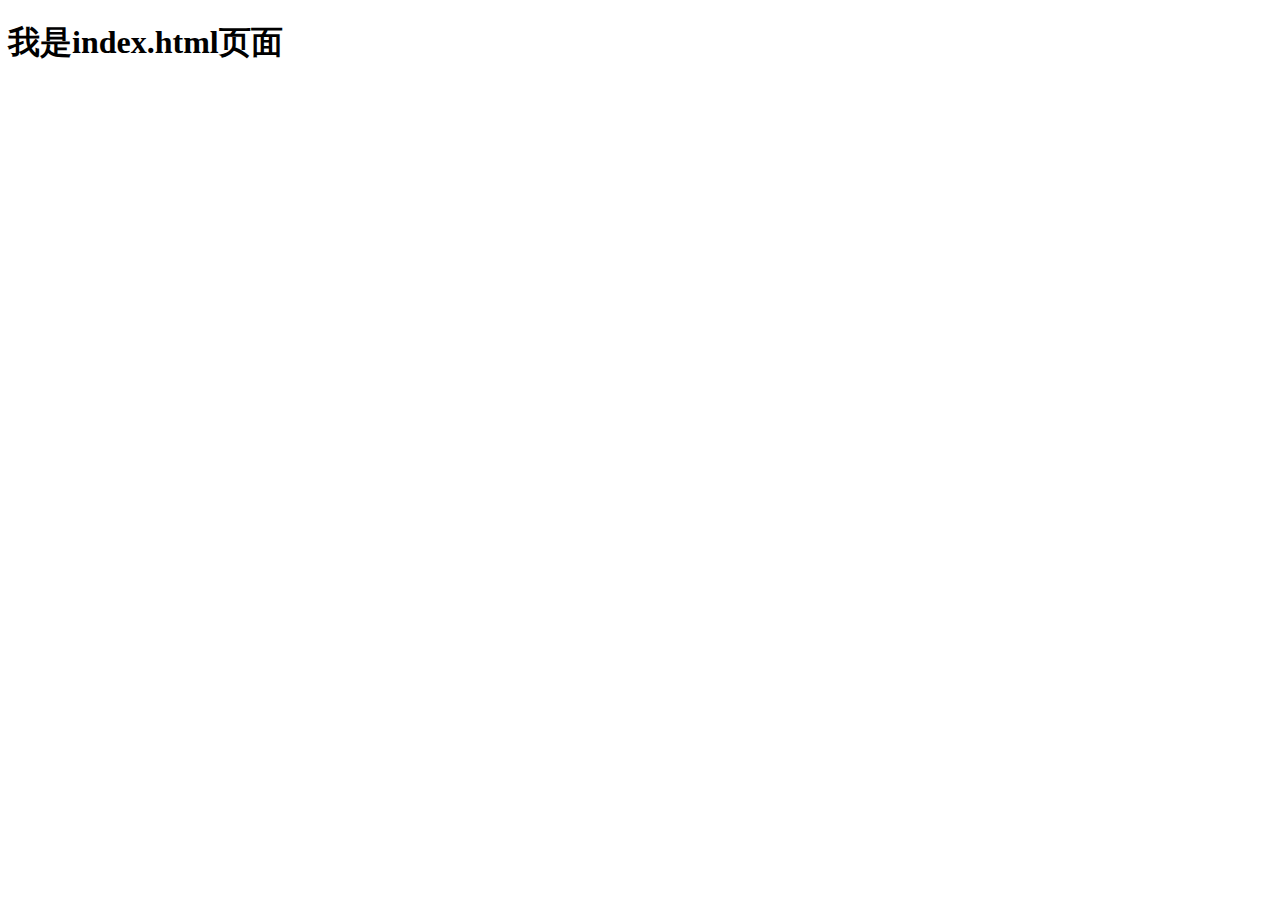
<file: index.html>
<!DOCTYPE html>
<html lang="en">
<head>
    <meta charset="UTF-8">
    <meta http-equiv="X-UA-Compatible" content="IE=edge">
    <meta name="viewport" content="width=device-width, initial-scale=1.0">
    <title>Document</title>
</head>
<body>
    <h1>我是index.html页面</h1>
</body>
</html>
</file>
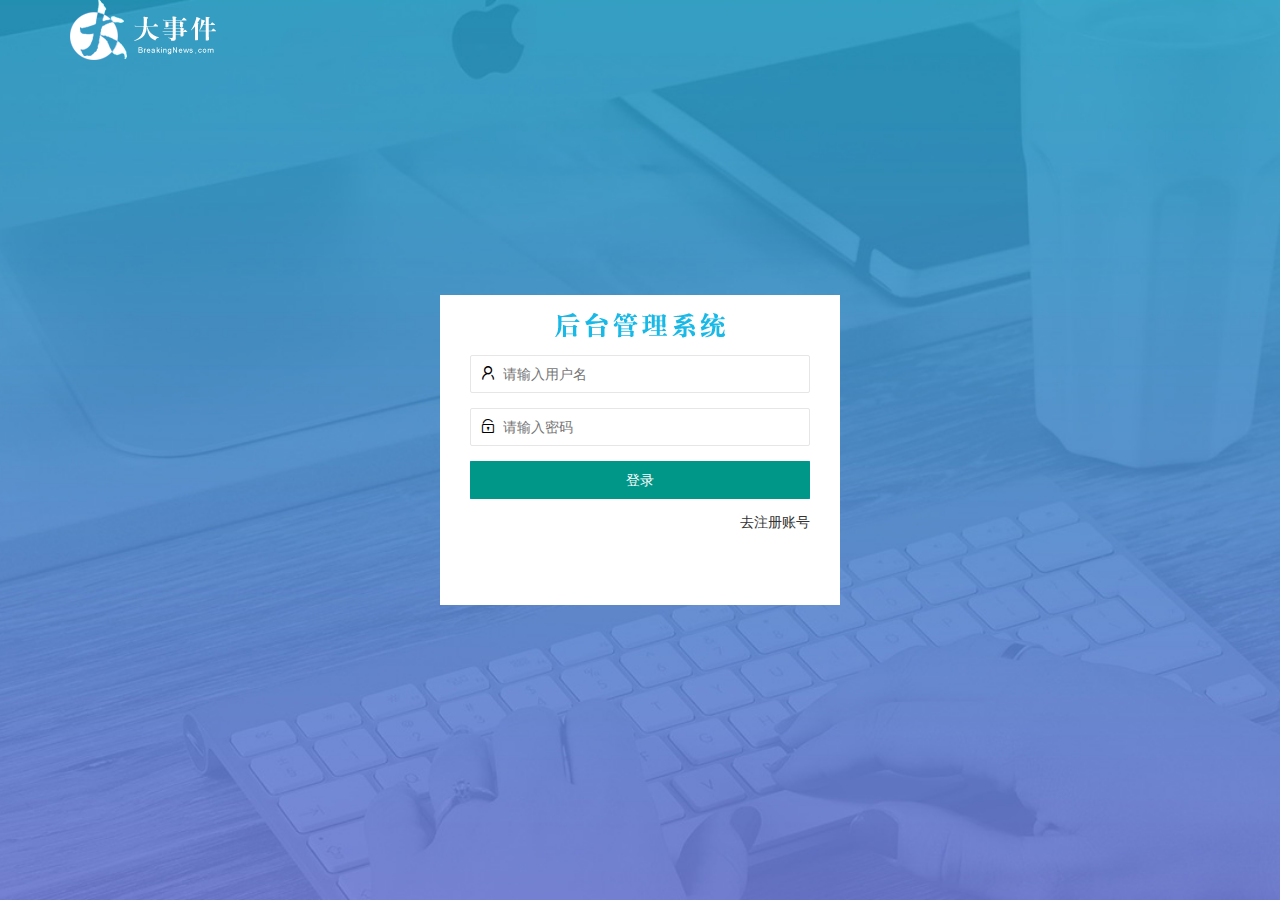
<file: login.html>
<!DOCTYPE html>
<html lang="en">
<head>
    <meta charset="UTF-8">
    <meta http-equiv="X-UA-Compatible" content="IE=edge">
    <meta name="viewport" content="width=device-width, initial-scale=1.0">
    <title>大事件-登录/注册</title>
    <!-- 导入自己的样式 -->
    <link rel="stylesheet" href="/assets/css/login.css">
    <!-- 导入layui的样式 -->
    <link rel="stylesheet" href="/assets/lib/layui/css/layui.css">
</head>
<body>
    <!-- 头部的logo区域 -->
    <div class="layui-main">
        <img src="/assets/images/logo.png" alt="">
    </div>
    <!-- 登录注册区域 -->
    <div class="loginAndRegBox">
        <div class="title-box"></div>
        <!-- 登录的div -->
        <div class="login-box">
            <!-- 登录的表单 -->
            <form class="layui-form" id="form-login">
                <!-- 用户名 -->
                <div class="layui-form-item">
                <i class="layui-icon layui-icon-username"></i>   
                <input type="text" name="username" required  lay-verify="required" placeholder="请输入用户名" autocomplete="off" class="layui-input">
                </div>
                <!-- 密码 -->
                <div class="layui-form-item">
                <i class="layui-icon layui-icon-password"></i>   
                <input type="password" name="password" required  lay-verify="required|pwd" placeholder="请输入密码" autocomplete="off" class="layui-input">
                </div>
                <!-- 登录按钮 -->
                <div class="layui-form-item layui-btn-normal">
                    <!-- 注意表单提交按钮和普通按钮的区别：就是lay-submit属性 -->
                    <button class="layui-btn layui-btn-fluid" lay-submit >登录</button>
                </div>
                <div class="layui-form-item links">
                    <a href="javascript:;" id="link_reg">去注册账号</a>
                </div>
            </form>
        </div>
        <!-- 注册的div -->
        <div class="reg-box">
            <!-- 注册的表单 -->
            <form class="layui-form" id="form-reg">
                <!-- 用户名 -->
                <div class="layui-form-item">
                <i class="layui-icon layui-icon-username"></i>   
                <input type="text" name="username" required  lay-verify="required" placeholder="请输入用户名" autocomplete="off" class="layui-input">
                </div>
                <!-- 密码 -->
                <div class="layui-form-item">
                <i class="layui-icon layui-icon-password"></i>   
                <input type="password" name="password" required  lay-verify="required|pwd" placeholder="请输入密码" autocomplete="off" class="layui-input">
                </div>
                <!-- 确认密码框 -->
                <div class="layui-form-item">
                <i class="layui-icon layui-icon-password"></i>   
                <input type="password" name="password" required  lay-verify="required|pwd|repwd" placeholder="请再次确认密码" autocomplete="off" class="layui-input">
                </div>
                <!-- 登录按钮 -->
                <div class="layui-form-item layui-btn-normal">
                    <!-- 注意表单提交按钮和普通按钮的区别：就是lay-submit属性 -->
                    <button class="layui-btn layui-btn-fluid" lay-submit >注册</button>
                </div>
                <div class="layui-form-item links">
                    <a href="javascript:;" id="link_login">去登录</a>
                </div>
            </form>
        </div>
    </div>
    <!-- 导入Layui的JS文件 -->
    <script src="/assets/lib/layui/layui.all.js"></script>
    
    <!-- 导入JQuery -->
    <script src="/assets/lib/jquery.js"></script>
    <script src="/assets/js/login.js"></script>
    <!-- 导入自定义的baseAPI.js文件   这个文件必须在导入JQuery  之后导入 因为自定义里面调用了JQuery函数-->
    <script src="/assets/lib/baseAPI.js"></script>
</body>
</html>
</file>
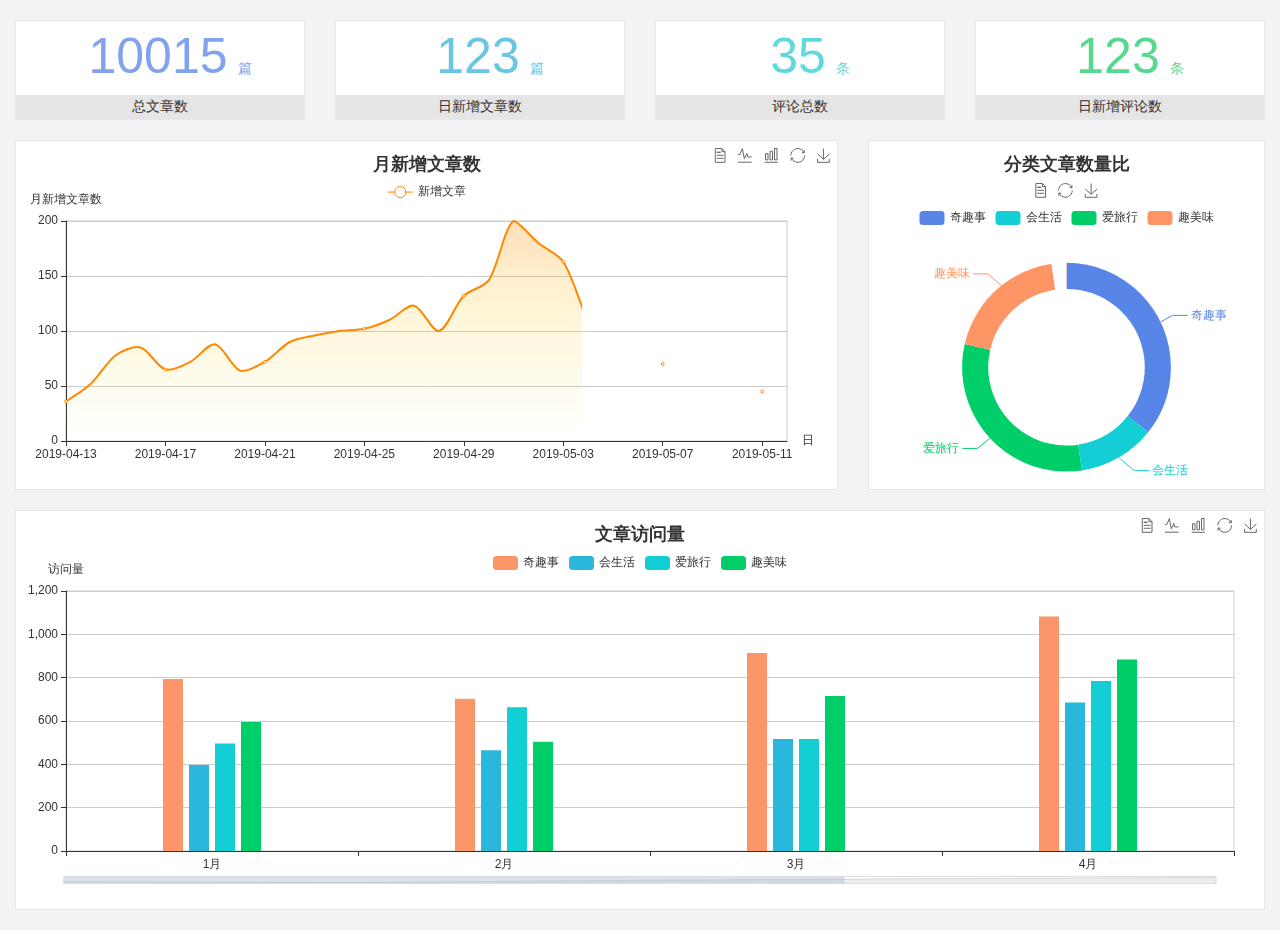
<file: home/dashboard.html>
<!DOCTYPE html>
<html lang="en">

<head>
  <meta charset="UTF-8">
  <meta name="viewport" content="width=device-width, initial-scale=1.0">
  <meta http-equiv="X-UA-Compatible" content="ie=edge">
  <title>图表统计</title>
  <link rel="stylesheet" href="../../assets/lib/bootstrap.css" />
  <link rel="stylesheet" href="../../assets/lib/main.css" />
  <script src="../../assets/lib/jquery.js"></script>
  <script type="text/javascript" src="../../assets/lib/echarts.min.js"></script>
</head>

<body>
  <div class="container-fluid">
    <div class="row spannel_list">
      <div class="col-sm-3 col-xs-6">
        <div class="spannel">
          <em>10015</em><span>篇</span>
          <b>总文章数</b>
        </div>
      </div>
      <div class="col-sm-3 col-xs-6">
        <div class="spannel scolor01">
          <em>123</em><span>篇</span>
          <b>日新增文章数</b>
        </div>
      </div>
      <div class="col-sm-3 col-xs-6">
        <div class="spannel scolor02">
          <em>35</em><span>条</span>
          <b>评论总数</b>
        </div>
      </div>
      <div class="col-sm-3 col-xs-6">
        <div class="spannel scolor03">
          <em>123</em><span>条</span>
          <b>日新增评论数</b>
        </div>
      </div>
    </div>
  </div>

  <div class="container-fluid">
    <div class="row curve-pie">
      <div class="col-lg-8 col-md-8">
        <div class="gragh_pannel" id="curve_show"></div>
      </div>
      <div class="col-lg-4 col-md-4">
        <div class="gragh_pannel" id="pie_show"></div>
      </div>
    </div>
  </div>

  <div class="container-fluid">
    <div class="column_pannel" id="column_show"></div>
  </div>

  <script>
    var oChart = echarts.init(document.getElementById('curve_show'));
    var aList_all = [
      { 'count': 36, 'date': '2019-04-13' },
      { 'count': 52, 'date': '2019-04-14' },
      { 'count': 78, 'date': '2019-04-15' },
      { 'count': 85, 'date': '2019-04-16' },
      { 'count': 65, 'date': '2019-04-17' },
      { 'count': 72, 'date': '2019-04-18' },
      { 'count': 88, 'date': '2019-04-19' },
      { 'count': 64, 'date': '2019-04-20' },
      { 'count': 72, 'date': '2019-04-21' },
      { 'count': 90, 'date': '2019-04-22' },
      { 'count': 96, 'date': '2019-04-23' },
      { 'count': 100, 'date': '2019-04-24' },
      { 'count': 102, 'date': '2019-04-25' },
      { 'count': 110, 'date': '2019-04-26' },
      { 'count': 123, 'date': '2019-04-27' },
      { 'count': 100, 'date': '2019-04-28' },
      { 'count': 132, 'date': '2019-04-29' },
      { 'count': 146, 'date': '2019-04-30' },
      { 'count': 200, 'date': '2019-05-01' },
      { 'count': 180, 'date': '2019-05-02' },
      { 'count': 163, 'date': '2019-05-03' },
      { 'count': 110, 'date': '2019-05-04' },
      { 'count': 80, 'date': '2019-05-05' },
      { 'count': 82, 'date': '2019-05-06' },
      { 'count': 70, 'date': '2019-05-07' },
      { 'count': 65, 'date': '2019-05-08' },
      { 'count': 54, 'date': '2019-05-09' },
      { 'count': 40, 'date': '2019-05-10' },
      { 'count': 45, 'date': '2019-05-11' },
      { 'count': 38, 'date': '2019-05-12' },
    ];

    let aCount = [];
    let aDate = [];

    for (var i = 0; i < aList_all.length; i++) {
      aCount.push(aList_all[i].count);
      aDate.push(aList_all[i].date);
    }

    var chartopt = {
      title: {
        text: '月新增文章数',
        left: 'center',
        top: '10'
      },
      tooltip: {
        trigger: 'axis'
      },
      legend: {
        data: ['新增文章'],
        top: '40'
      },
      toolbox: {
        show: true,
        feature: {
          mark: { show: true },
          dataView: { show: true, readOnly: false },
          magicType: { show: true, type: ['line', 'bar'] },
          restore: { show: true },
          saveAsImage: { show: true }
        }
      },
      calculable: true,
      xAxis: [
        {
          name: '日',
          type: 'category',
          boundaryGap: false,
          data: aDate
        }
      ],
      yAxis: [
        {
          name: '月新增文章数',
          type: 'value'
        }
      ],
      series: [
        {
          name: '新增文章',
          type: 'line',
          smooth: true,
          itemStyle: { normal: { areaStyle: { type: 'default' }, color: '#f80' }, lineStyle: { color: '#f80' } },
          data: aCount
        }],
      areaStyle: {
        normal: {
          color: new echarts.graphic.LinearGradient(0, 0, 0, 1, [{
            offset: 0,
            color: 'rgba(255,136,0,0.39)'
          }, {
            offset: .34,
            color: 'rgba(255,180,0,0.25)'
          }, {
            offset: 1,
            color: 'rgba(255,222,0,0.00)'
          }])

        }
      },
      grid: {
        show: true,
        x: 50,
        x2: 50,
        y: 80,
        height: 220
      }
    };

    oChart.setOption(chartopt);


    var oPie = echarts.init(document.getElementById('pie_show'));
    var oPieopt =
    {
      title: {
        top: 10,
        text: '分类文章数量比',
        x: 'center'
      },
      tooltip: {
        trigger: 'item',
        formatter: "{a} <br/>{b} : {c} ({d}%)"
      },
      color: ['#5885e8', '#13cfd5', '#00ce68', '#ff9565'],
      legend: {
        x: 'center',
        top: 65,
        data: ['奇趣事', '会生活', '爱旅行', '趣美味']
      },
      toolbox: {
        show: true,
        x: 'center',
        top: 35,
        feature: {
          mark: { show: true },
          dataView: { show: true, readOnly: false },
          magicType: {
            show: true,
            type: ['pie', 'funnel'],
            option: {
              funnel: {
                x: '25%',
                width: '50%',
                funnelAlign: 'left',
                max: 1548
              }
            }
          },
          restore: { show: true },
          saveAsImage: { show: true }
        }
      },
      calculable: true,
      series: [
        {
          name: '访问来源',
          type: 'pie',
          radius: ['45%', '60%'],
          center: ['50%', '65%'],
          data: [
            { value: 300, name: '奇趣事' },
            { value: 100, name: '会生活' },
            { value: 260, name: '爱旅行' },
            { value: 180, name: '趣美味' }
          ]
        }
      ]
    };
    oPie.setOption(oPieopt);



    var oColumn = this.echarts.init(document.getElementById('column_show'));
    var oColumnopt =
    {
      title: {
        text: '文章访问量',
        left: 'center',
        top: '10'
      },
      tooltip: {
        trigger: 'axis'
      },
      legend: {
        data: ['奇趣事', '会生活', '爱旅行', '趣美味'],
        top: '40'
      },
      toolbox: {
        show: true,
        feature: {
          mark: { show: true },
          dataView: { show: true, readOnly: false },
          magicType: { show: true, type: ['line', 'bar'] },
          restore: { show: true },
          saveAsImage: { show: true }
        }
      },
      calculable: true,
      xAxis: [
        {
          type: 'category',
          data: ['1月', '2月', '3月', '4月', '5月']
        }
      ],
      yAxis: [
        {
          name: '访问量',
          type: 'value'
        }
      ],
      series: [
        {
          name: '奇趣事',
          type: 'bar',
          barWidth: 20,
          itemStyle: {
            normal: { areaStyle: { type: 'default' }, color: '#fd956a' }
          },
          data: [800, 708, 920, 1090, 1200]
        },
        {
          name: '会生活',
          type: 'bar',
          barWidth: 20,
          itemStyle: {
            normal: { areaStyle: { type: 'default' }, color: '#2bb6db' }
          },
          data: [400, 468, 520, 690, 800]
        },
        {
          name: '爱旅行',
          type: 'bar',
          barWidth: 20,
          itemStyle: {
            normal: { areaStyle: { type: 'default' }, color: '#13cfd5' }
          },
          data: [500, 668, 520, 790, 900]
        },
        {
          name: '趣美味',
          type: 'bar',
          barWidth: 20,
          itemStyle: {
            normal: { areaStyle: { type: 'default' }, color: '#00ce68' }
          },
          data: [600, 508, 720, 890, 1000]
        }
      ],
      grid: {
        show: true,
        x: 50,
        x2: 30,
        y: 80,
        height: 260
      },
      dataZoom: [//给x轴设置滚动条
        {
          start: 0,//默认为0
          end: 100 - 1000 / 31,//默认为100
          type: 'slider',
          show: true,
          xAxisIndex: [0],
          handleSize: 0,//滑动条的 左右2个滑动条的大小
          height: 8,//组件高度
          left: 45, //左边的距离
          right: 50,//右边的距离
          bottom: 26,//右边的距离
          handleColor: '#ddd',//h滑动图标的颜色
          handleStyle: {
            borderColor: "#cacaca",
            borderWidth: "1",
            shadowBlur: 2,
            background: "#ddd",
            shadowColor: "#ddd",
          }
        }]
    };
    oColumn.setOption(oColumnopt);
  </script>
</body>

</html>
</file>
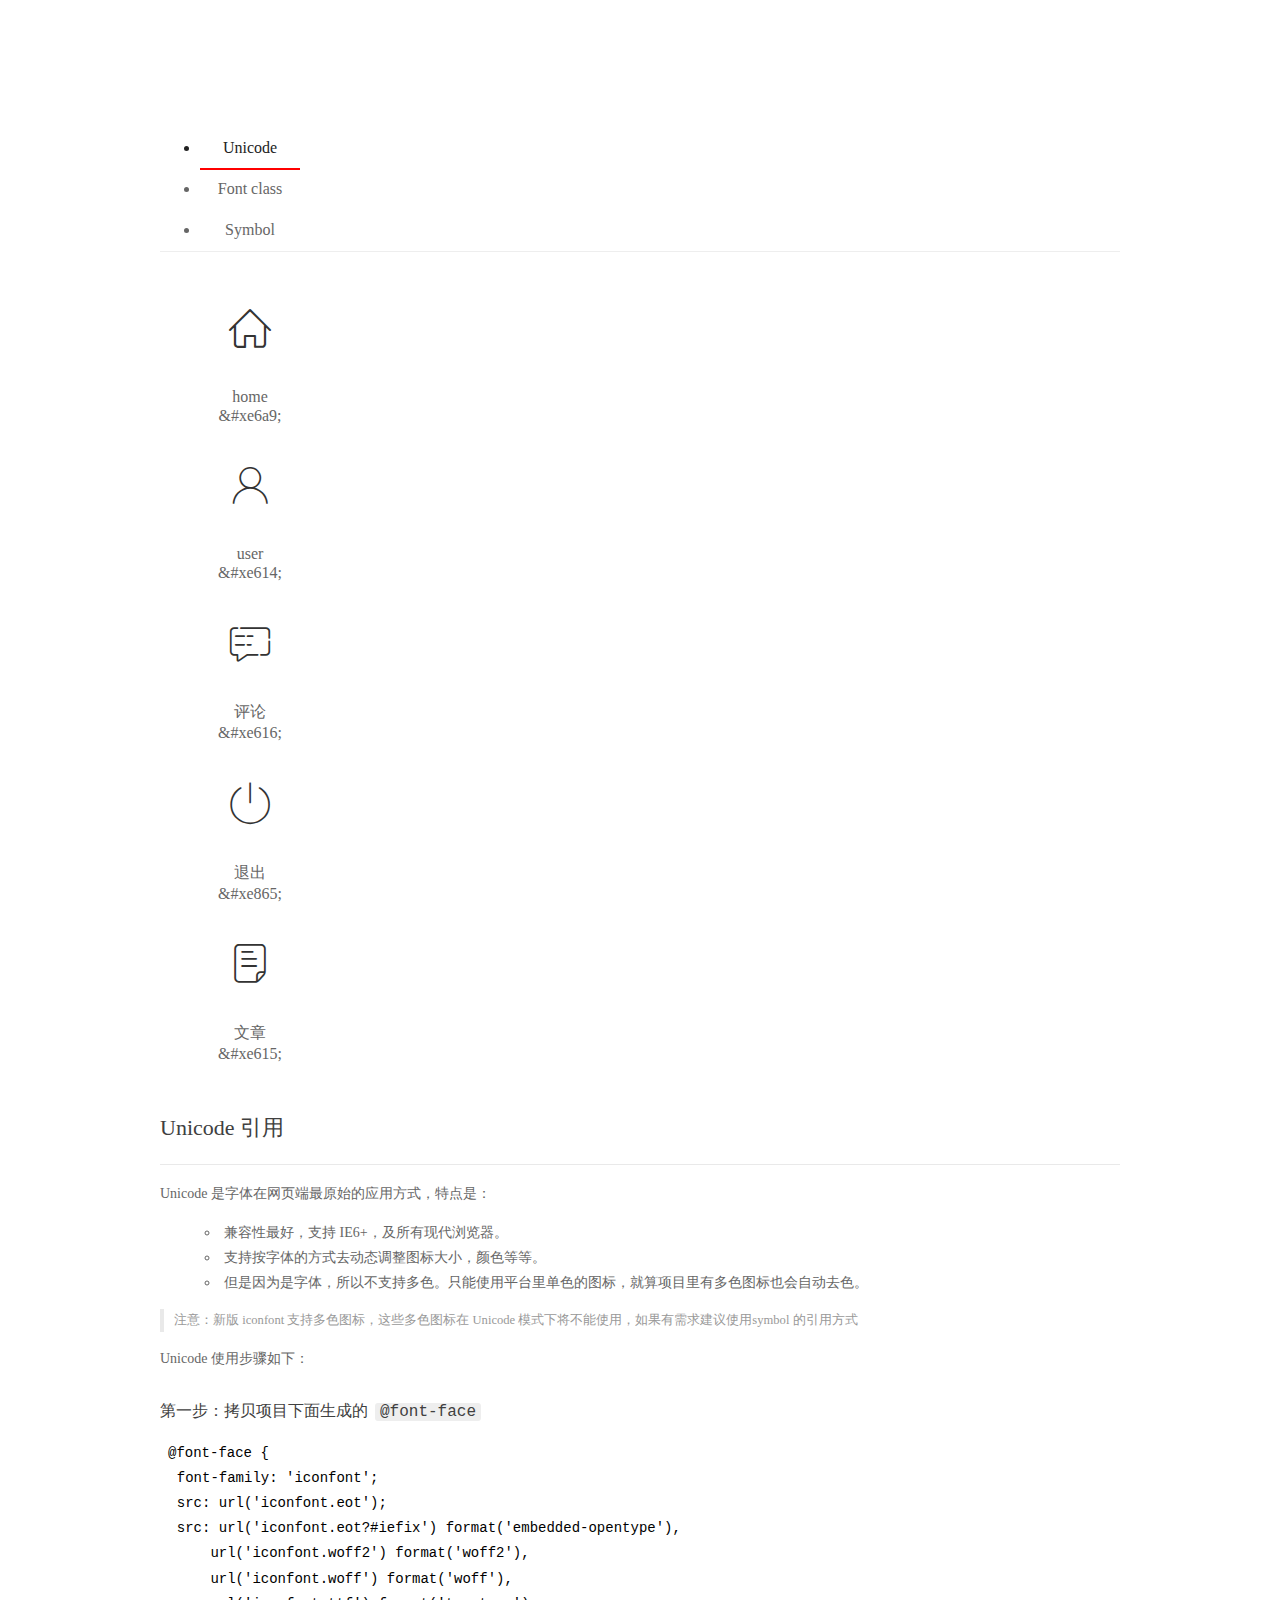
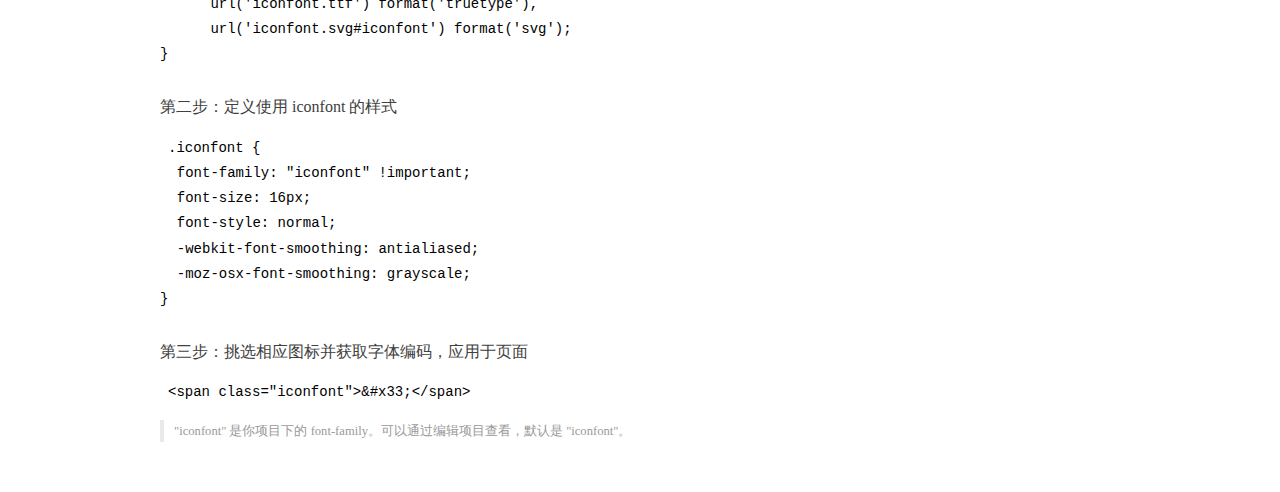
<file: assets/fonts/demo_index.html>
<!DOCTYPE html>
<html>
<head>
  <meta charset="utf-8"/>
  <title>IconFont Demo</title>
  <link rel="shortcut icon" href="https://gtms04.alicdn.com/tps/i4/TB1_oz6GVXXXXaFXpXXJDFnIXXX-64-64.ico" type="image/x-icon"/>
  <link rel="stylesheet" href="https://g.alicdn.com/thx/cube/1.3.2/cube.min.css">
  <link rel="stylesheet" href="demo.css">
  <link rel="stylesheet" href="iconfont.css">
  <script src="iconfont.js"></script>
  <!-- jQuery -->
  <script src="https://a1.alicdn.com/oss/uploads/2018/12/26/7bfddb60-08e8-11e9-9b04-53e73bb6408b.js"></script>
  <!-- 代码高亮 -->
  <script src="https://a1.alicdn.com/oss/uploads/2018/12/26/a3f714d0-08e6-11e9-8a15-ebf944d7534c.js"></script>
</head>
<body>
  <div class="main">
    <h1 class="logo"><a href="https://www.iconfont.cn/" title="iconfont 首页" target="_blank">&#xe86b;</a></h1>
    <div class="nav-tabs">
      <ul id="tabs" class="dib-box">
        <li class="dib active"><span>Unicode</span></li>
        <li class="dib"><span>Font class</span></li>
        <li class="dib"><span>Symbol</span></li>
      </ul>
      
    </div>
    <div class="tab-container">
      <div class="content unicode" style="display: block;">
          <ul class="icon_lists dib-box">
          
            <li class="dib">
              <span class="icon iconfont">&#xe6a9;</span>
                <div class="name">home</div>
                <div class="code-name">&amp;#xe6a9;</div>
              </li>
          
            <li class="dib">
              <span class="icon iconfont">&#xe614;</span>
                <div class="name">user</div>
                <div class="code-name">&amp;#xe614;</div>
              </li>
          
            <li class="dib">
              <span class="icon iconfont">&#xe616;</span>
                <div class="name">评论</div>
                <div class="code-name">&amp;#xe616;</div>
              </li>
          
            <li class="dib">
              <span class="icon iconfont">&#xe865;</span>
                <div class="name">退出</div>
                <div class="code-name">&amp;#xe865;</div>
              </li>
          
            <li class="dib">
              <span class="icon iconfont">&#xe615;</span>
                <div class="name">文章</div>
                <div class="code-name">&amp;#xe615;</div>
              </li>
          
          </ul>
          <div class="article markdown">
          <h2 id="unicode-">Unicode 引用</h2>
          <hr>

          <p>Unicode 是字体在网页端最原始的应用方式，特点是：</p>
          <ul>
            <li>兼容性最好，支持 IE6+，及所有现代浏览器。</li>
            <li>支持按字体的方式去动态调整图标大小，颜色等等。</li>
            <li>但是因为是字体，所以不支持多色。只能使用平台里单色的图标，就算项目里有多色图标也会自动去色。</li>
          </ul>
          <blockquote>
            <p>注意：新版 iconfont 支持多色图标，这些多色图标在 Unicode 模式下将不能使用，如果有需求建议使用symbol 的引用方式</p>
          </blockquote>
          <p>Unicode 使用步骤如下：</p>
          <h3 id="-font-face">第一步：拷贝项目下面生成的 <code>@font-face</code></h3>
<pre><code class="language-css"
>@font-face {
  font-family: 'iconfont';
  src: url('iconfont.eot');
  src: url('iconfont.eot?#iefix') format('embedded-opentype'),
      url('iconfont.woff2') format('woff2'),
      url('iconfont.woff') format('woff'),
      url('iconfont.ttf') format('truetype'),
      url('iconfont.svg#iconfont') format('svg');
}
</code></pre>
          <h3 id="-iconfont-">第二步：定义使用 iconfont 的样式</h3>
<pre><code class="language-css"
>.iconfont {
  font-family: "iconfont" !important;
  font-size: 16px;
  font-style: normal;
  -webkit-font-smoothing: antialiased;
  -moz-osx-font-smoothing: grayscale;
}
</code></pre>
          <h3 id="-">第三步：挑选相应图标并获取字体编码，应用于页面</h3>
<pre>
<code class="language-html"
>&lt;span class="iconfont"&gt;&amp;#x33;&lt;/span&gt;
</code></pre>
          <blockquote>
            <p>"iconfont" 是你项目下的 font-family。可以通过编辑项目查看，默认是 "iconfont"。</p>
          </blockquote>
          </div>
      </div>
      <div class="content font-class">
        <ul class="icon_lists dib-box">
          
          <li class="dib">
            <span class="icon iconfont icon-home"></span>
            <div class="name">
              home
            </div>
            <div class="code-name">.icon-home
            </div>
          </li>
          
          <li class="dib">
            <span class="icon iconfont icon-user"></span>
            <div class="name">
              user
            </div>
            <div class="code-name">.icon-user
            </div>
          </li>
          
          <li class="dib">
            <span class="icon iconfont icon-pinglun"></span>
            <div class="name">
              评论
            </div>
            <div class="code-name">.icon-pinglun
            </div>
          </li>
          
          <li class="dib">
            <span class="icon iconfont icon-tuichu"></span>
            <div class="name">
              退出
            </div>
            <div class="code-name">.icon-tuichu
            </div>
          </li>
          
          <li class="dib">
            <span class="icon iconfont icon-16"></span>
            <div class="name">
              文章
            </div>
            <div class="code-name">.icon-16
            </div>
          </li>
          
        </ul>
        <div class="article markdown">
        <h2 id="font-class-">font-class 引用</h2>
        <hr>

        <p>font-class 是 Unicode 使用方式的一种变种，主要是解决 Unicode 书写不直观，语意不明确的问题。</p>
        <p>与 Unicode 使用方式相比，具有如下特点：</p>
        <ul>
          <li>兼容性良好，支持 IE8+，及所有现代浏览器。</li>
          <li>相比于 Unicode 语意明确，书写更直观。可以很容易分辨这个 icon 是什么。</li>
          <li>因为使用 class 来定义图标，所以当要替换图标时，只需要修改 class 里面的 Unicode 引用。</li>
          <li>不过因为本质上还是使用的字体，所以多色图标还是不支持的。</li>
        </ul>
        <p>使用步骤如下：</p>
        <h3 id="-fontclass-">第一步：引入项目下面生成的 fontclass 代码：</h3>
<pre><code class="language-html">&lt;link rel="stylesheet" href="./iconfont.css"&gt;
</code></pre>
        <h3 id="-">第二步：挑选相应图标并获取类名，应用于页面：</h3>
<pre><code class="language-html">&lt;span class="iconfont icon-xxx"&gt;&lt;/span&gt;
</code></pre>
        <blockquote>
          <p>"
            iconfont" 是你项目下的 font-family。可以通过编辑项目查看，默认是 "iconfont"。</p>
        </blockquote>
      </div>
      </div>
      <div class="content symbol">
          <ul class="icon_lists dib-box">
          
            <li class="dib">
                <svg class="icon svg-icon" aria-hidden="true">
                  <use xlink:href="#icon-home"></use>
                </svg>
                <div class="name">home</div>
                <div class="code-name">#icon-home</div>
            </li>
          
            <li class="dib">
                <svg class="icon svg-icon" aria-hidden="true">
                  <use xlink:href="#icon-user"></use>
                </svg>
                <div class="name">user</div>
                <div class="code-name">#icon-user</div>
            </li>
          
            <li class="dib">
                <svg class="icon svg-icon" aria-hidden="true">
                  <use xlink:href="#icon-pinglun"></use>
                </svg>
                <div class="name">评论</div>
                <div class="code-name">#icon-pinglun</div>
            </li>
          
            <li class="dib">
                <svg class="icon svg-icon" aria-hidden="true">
                  <use xlink:href="#icon-tuichu"></use>
                </svg>
                <div class="name">退出</div>
                <div class="code-name">#icon-tuichu</div>
            </li>
          
            <li class="dib">
                <svg class="icon svg-icon" aria-hidden="true">
                  <use xlink:href="#icon-16"></use>
                </svg>
                <div class="name">文章</div>
                <div class="code-name">#icon-16</div>
            </li>
          
          </ul>
          <div class="article markdown">
          <h2 id="symbol-">Symbol 引用</h2>
          <hr>

          <p>这是一种全新的使用方式，应该说这才是未来的主流，也是平台目前推荐的用法。相关介绍可以参考这篇<a href="">文章</a>
            这种用法其实是做了一个 SVG 的集合，与另外两种相比具有如下特点：</p>
          <ul>
            <li>支持多色图标了，不再受单色限制。</li>
            <li>通过一些技巧，支持像字体那样，通过 <code>font-size</code>, <code>color</code> 来调整样式。</li>
            <li>兼容性较差，支持 IE9+，及现代浏览器。</li>
            <li>浏览器渲染 SVG 的性能一般，还不如 png。</li>
          </ul>
          <p>使用步骤如下：</p>
          <h3 id="-symbol-">第一步：引入项目下面生成的 symbol 代码：</h3>
<pre><code class="language-html">&lt;script src="./iconfont.js"&gt;&lt;/script&gt;
</code></pre>
          <h3 id="-css-">第二步：加入通用 CSS 代码（引入一次就行）：</h3>
<pre><code class="language-html">&lt;style&gt;
.icon {
  width: 1em;
  height: 1em;
  vertical-align: -0.15em;
  fill: currentColor;
  overflow: hidden;
}
&lt;/style&gt;
</code></pre>
          <h3 id="-">第三步：挑选相应图标并获取类名，应用于页面：</h3>
<pre><code class="language-html">&lt;svg class="icon" aria-hidden="true"&gt;
  &lt;use xlink:href="#icon-xxx"&gt;&lt;/use&gt;
&lt;/svg&gt;
</code></pre>
          </div>
      </div>

    </div>
  </div>
  <script>
  $(document).ready(function () {
      $('.tab-container .content:first').show()

      $('#tabs li').click(function (e) {
        var tabContent = $('.tab-container .content')
        var index = $(this).index()

        if ($(this).hasClass('active')) {
          return
        } else {
          $('#tabs li').removeClass('active')
          $(this).addClass('active')

          tabContent.hide().eq(index).fadeIn()
        }
      })
    })
  </script>
</body>
</html>
</file>
<file: assets/css/login.css>
html,body{
    margin:0;
    padding:0;
    height:100%;
    width:100%;
    background: url('/assets/images/login_bg.jpg') no-repeat center;
    background-size: cover;
}

.loginAndRegBox{
    width: 400px;
    height: 310px;
    background-color: #fff;
    position: absolute;
    left: 50%;
    top: 50%;
    transform: translate(-50%,-50%);
}

.title-box{
    height: 60px;
    background: url(/assets/images/login_title.png) no-repeat center;
   
}
/* 默认隐藏   去登录  的文字 */
.reg-box{
    display: none;
}

.layui-form{
    padding: 0 30px;
}

.links{
    display: flex;
    justify-content: flex-end;
}
.links a{
    font-size: 12;
}

/* 输入框中的图标  子绝父相 */
.layui-form-item{
    position: relative;
}

.layui-icon{
    position: absolute;
    left: 10px;
    top: 10px;
}

.layui-input{
    padding-left: 32px !important; 
}
</file>
<file: assets/lib/layui/css/layui.css>
/** layui-v2.5.5 MIT License By https://www.layui.com */
 .layui-inline,img{display:inline-block;vertical-align:middle}h1,h2,h3,h4,h5,h6{font-weight:400}.layui-edge,.layui-header,.layui-inline,.layui-main{position:relative}.layui-body,.layui-edge,.layui-elip{overflow:hidden}.layui-btn,.layui-edge,.layui-inline,img{vertical-align:middle}.layui-btn,.layui-disabled,.layui-icon,.layui-unselect{-moz-user-select:none;-webkit-user-select:none;-ms-user-select:none}.layui-elip,.layui-form-checkbox span,.layui-form-pane .layui-form-label{text-overflow:ellipsis;white-space:nowrap}.layui-breadcrumb,.layui-tree-btnGroup{visibility:hidden}blockquote,body,button,dd,div,dl,dt,form,h1,h2,h3,h4,h5,h6,input,li,ol,p,pre,td,textarea,th,ul{margin:0;padding:0;-webkit-tap-highlight-color:rgba(0,0,0,0)}a:active,a:hover{outline:0}img{border:none}li{list-style:none}table{border-collapse:collapse;border-spacing:0}h4,h5,h6{font-size:100%}button,input,optgroup,option,select,textarea{font-family:inherit;font-size:inherit;font-style:inherit;font-weight:inherit;outline:0}pre{white-space:pre-wrap;white-space:-moz-pre-wrap;white-space:-pre-wrap;white-space:-o-pre-wrap;word-wrap:break-word}body{line-height:24px;font:14px Helvetica Neue,Helvetica,PingFang SC,Tahoma,Arial,sans-serif}hr{height:1px;margin:10px 0;border:0;clear:both}a{color:#333;text-decoration:none}a:hover{color:#777}a cite{font-style:normal;*cursor:pointer}.layui-border-box,.layui-border-box *{box-sizing:border-box}.layui-box,.layui-box *{box-sizing:content-box}.layui-clear{clear:both;*zoom:1}.layui-clear:after{content:'\20';clear:both;*zoom:1;display:block;height:0}.layui-inline{*display:inline;*zoom:1}.layui-edge{display:inline-block;width:0;height:0;border-width:6px;border-style:dashed;border-color:transparent}.layui-edge-top{top:-4px;border-bottom-color:#999;border-bottom-style:solid}.layui-edge-right{border-left-color:#999;border-left-style:solid}.layui-edge-bottom{top:2px;border-top-color:#999;border-top-style:solid}.layui-edge-left{border-right-color:#999;border-right-style:solid}.layui-disabled,.layui-disabled:hover{color:#d2d2d2!important;cursor:not-allowed!important}.layui-circle{border-radius:100%}.layui-show{display:block!important}.layui-hide{display:none!important}@font-face{font-family:layui-icon;src:url(../font/iconfont.eot?v=250);src:url(../font/iconfont.eot?v=250#iefix) format('embedded-opentype'),url(../font/iconfont.woff2?v=250) format('woff2'),url(../font/iconfont.woff?v=250) format('woff'),url(../font/iconfont.ttf?v=250) format('truetype'),url(../font/iconfont.svg?v=250#layui-icon) format('svg')}.layui-icon{font-family:layui-icon!important;font-size:16px;font-style:normal;-webkit-font-smoothing:antialiased;-moz-osx-font-smoothing:grayscale}.layui-icon-reply-fill:before{content:"\e611"}.layui-icon-set-fill:before{content:"\e614"}.layui-icon-menu-fill:before{content:"\e60f"}.layui-icon-search:before{content:"\e615"}.layui-icon-share:before{content:"\e641"}.layui-icon-set-sm:before{content:"\e620"}.layui-icon-engine:before{content:"\e628"}.layui-icon-close:before{content:"\1006"}.layui-icon-close-fill:before{content:"\1007"}.layui-icon-chart-screen:before{content:"\e629"}.layui-icon-star:before{content:"\e600"}.layui-icon-circle-dot:before{content:"\e617"}.layui-icon-chat:before{content:"\e606"}.layui-icon-release:before{content:"\e609"}.layui-icon-list:before{content:"\e60a"}.layui-icon-chart:before{content:"\e62c"}.layui-icon-ok-circle:before{content:"\1005"}.layui-icon-layim-theme:before{content:"\e61b"}.layui-icon-table:before{content:"\e62d"}.layui-icon-right:before{content:"\e602"}.layui-icon-left:before{content:"\e603"}.layui-icon-cart-simple:before{content:"\e698"}.layui-icon-face-cry:before{content:"\e69c"}.layui-icon-face-smile:before{content:"\e6af"}.layui-icon-survey:before{content:"\e6b2"}.layui-icon-tree:before{content:"\e62e"}.layui-icon-upload-circle:before{content:"\e62f"}.layui-icon-add-circle:before{content:"\e61f"}.layui-icon-download-circle:before{content:"\e601"}.layui-icon-templeate-1:before{content:"\e630"}.layui-icon-util:before{content:"\e631"}.layui-icon-face-surprised:before{content:"\e664"}.layui-icon-edit:before{content:"\e642"}.layui-icon-speaker:before{content:"\e645"}.layui-icon-down:before{content:"\e61a"}.layui-icon-file:before{content:"\e621"}.layui-icon-layouts:before{content:"\e632"}.layui-icon-rate-half:before{content:"\e6c9"}.layui-icon-add-circle-fine:before{content:"\e608"}.layui-icon-prev-circle:before{content:"\e633"}.layui-icon-read:before{content:"\e705"}.layui-icon-404:before{content:"\e61c"}.layui-icon-carousel:before{content:"\e634"}.layui-icon-help:before{content:"\e607"}.layui-icon-code-circle:before{content:"\e635"}.layui-icon-water:before{content:"\e636"}.layui-icon-username:before{content:"\e66f"}.layui-icon-find-fill:before{content:"\e670"}.layui-icon-about:before{content:"\e60b"}.layui-icon-location:before{content:"\e715"}.layui-icon-up:before{content:"\e619"}.layui-icon-pause:before{content:"\e651"}.layui-icon-date:before{content:"\e637"}.layui-icon-layim-uploadfile:before{content:"\e61d"}.layui-icon-delete:before{content:"\e640"}.layui-icon-play:before{content:"\e652"}.layui-icon-top:before{content:"\e604"}.layui-icon-friends:before{content:"\e612"}.layui-icon-refresh-3:before{content:"\e9aa"}.layui-icon-ok:before{content:"\e605"}.layui-icon-layer:before{content:"\e638"}.layui-icon-face-smile-fine:before{content:"\e60c"}.layui-icon-dollar:before{content:"\e659"}.layui-icon-group:before{content:"\e613"}.layui-icon-layim-download:before{content:"\e61e"}.layui-icon-picture-fine:before{content:"\e60d"}.layui-icon-link:before{content:"\e64c"}.layui-icon-diamond:before{content:"\e735"}.layui-icon-log:before{content:"\e60e"}.layui-icon-rate-solid:before{content:"\e67a"}.layui-icon-fonts-del:before{content:"\e64f"}.layui-icon-unlink:before{content:"\e64d"}.layui-icon-fonts-clear:before{content:"\e639"}.layui-icon-triangle-r:before{content:"\e623"}.layui-icon-circle:before{content:"\e63f"}.layui-icon-radio:before{content:"\e643"}.layui-icon-align-center:before{content:"\e647"}.layui-icon-align-right:before{content:"\e648"}.layui-icon-align-left:before{content:"\e649"}.layui-icon-loading-1:before{content:"\e63e"}.layui-icon-return:before{content:"\e65c"}.layui-icon-fonts-strong:before{content:"\e62b"}.layui-icon-upload:before{content:"\e67c"}.layui-icon-dialogue:before{content:"\e63a"}.layui-icon-video:before{content:"\e6ed"}.layui-icon-headset:before{content:"\e6fc"}.layui-icon-cellphone-fine:before{content:"\e63b"}.layui-icon-add-1:before{content:"\e654"}.layui-icon-face-smile-b:before{content:"\e650"}.layui-icon-fonts-html:before{content:"\e64b"}.layui-icon-form:before{content:"\e63c"}.layui-icon-cart:before{content:"\e657"}.layui-icon-camera-fill:before{content:"\e65d"}.layui-icon-tabs:before{content:"\e62a"}.layui-icon-fonts-code:before{content:"\e64e"}.layui-icon-fire:before{content:"\e756"}.layui-icon-set:before{content:"\e716"}.layui-icon-fonts-u:before{content:"\e646"}.layui-icon-triangle-d:before{content:"\e625"}.layui-icon-tips:before{content:"\e702"}.layui-icon-picture:before{content:"\e64a"}.layui-icon-more-vertical:before{content:"\e671"}.layui-icon-flag:before{content:"\e66c"}.layui-icon-loading:before{content:"\e63d"}.layui-icon-fonts-i:before{content:"\e644"}.layui-icon-refresh-1:before{content:"\e666"}.layui-icon-rmb:before{content:"\e65e"}.layui-icon-home:before{content:"\e68e"}.layui-icon-user:before{content:"\e770"}.layui-icon-notice:before{content:"\e667"}.layui-icon-login-weibo:before{content:"\e675"}.layui-icon-voice:before{content:"\e688"}.layui-icon-upload-drag:before{content:"\e681"}.layui-icon-login-qq:before{content:"\e676"}.layui-icon-snowflake:before{content:"\e6b1"}.layui-icon-file-b:before{content:"\e655"}.layui-icon-template:before{content:"\e663"}.layui-icon-auz:before{content:"\e672"}.layui-icon-console:before{content:"\e665"}.layui-icon-app:before{content:"\e653"}.layui-icon-prev:before{content:"\e65a"}.layui-icon-website:before{content:"\e7ae"}.layui-icon-next:before{content:"\e65b"}.layui-icon-component:before{content:"\e857"}.layui-icon-more:before{content:"\e65f"}.layui-icon-login-wechat:before{content:"\e677"}.layui-icon-shrink-right:before{content:"\e668"}.layui-icon-spread-left:before{content:"\e66b"}.layui-icon-camera:before{content:"\e660"}.layui-icon-note:before{content:"\e66e"}.layui-icon-refresh:before{content:"\e669"}.layui-icon-female:before{content:"\e661"}.layui-icon-male:before{content:"\e662"}.layui-icon-password:before{content:"\e673"}.layui-icon-senior:before{content:"\e674"}.layui-icon-theme:before{content:"\e66a"}.layui-icon-tread:before{content:"\e6c5"}.layui-icon-praise:before{content:"\e6c6"}.layui-icon-star-fill:before{content:"\e658"}.layui-icon-rate:before{content:"\e67b"}.layui-icon-template-1:before{content:"\e656"}.layui-icon-vercode:before{content:"\e679"}.layui-icon-cellphone:before{content:"\e678"}.layui-icon-screen-full:before{content:"\e622"}.layui-icon-screen-restore:before{content:"\e758"}.layui-icon-cols:before{content:"\e610"}.layui-icon-export:before{content:"\e67d"}.layui-icon-print:before{content:"\e66d"}.layui-icon-slider:before{content:"\e714"}.layui-icon-addition:before{content:"\e624"}.layui-icon-subtraction:before{content:"\e67e"}.layui-icon-service:before{content:"\e626"}.layui-icon-transfer:before{content:"\e691"}.layui-main{width:1140px;margin:0 auto}.layui-header{z-index:1000;height:60px}.layui-header a:hover{transition:all .5s;-webkit-transition:all .5s}.layui-side{position:fixed;left:0;top:0;bottom:0;z-index:999;width:200px;overflow-x:hidden}.layui-side-scroll{position:relative;width:220px;height:100%;overflow-x:hidden}.layui-body{position:absolute;left:200px;right:0;top:0;bottom:0;z-index:998;width:auto;overflow-y:auto;box-sizing:border-box}.layui-layout-body{overflow:hidden}.layui-layout-admin .layui-header{background-color:#23262E}.layui-layout-admin .layui-side{top:60px;width:200px;overflow-x:hidden}.layui-layout-admin .layui-body{position:fixed;top:60px;bottom:44px}.layui-layout-admin .layui-main{width:auto;margin:0 15px}.layui-layout-admin .layui-footer{position:fixed;left:200px;right:0;bottom:0;height:44px;line-height:44px;padding:0 15px;background-color:#eee}.layui-layout-admin .layui-logo{position:absolute;left:0;top:0;width:200px;height:100%;line-height:60px;text-align:center;color:#009688;font-size:16px}.layui-layout-admin .layui-header .layui-nav{background:0 0}.layui-layout-left{position:absolute!important;left:200px;top:0}.layui-layout-right{position:absolute!important;right:0;top:0}.layui-container{position:relative;margin:0 auto;padding:0 15px;box-sizing:border-box}.layui-fluid{position:relative;margin:0 auto;padding:0 15px}.layui-row:after,.layui-row:before{content:'';display:block;clear:both}.layui-col-lg1,.layui-col-lg10,.layui-col-lg11,.layui-col-lg12,.layui-col-lg2,.layui-col-lg3,.layui-col-lg4,.layui-col-lg5,.layui-col-lg6,.layui-col-lg7,.layui-col-lg8,.layui-col-lg9,.layui-col-md1,.layui-col-md10,.layui-col-md11,.layui-col-md12,.layui-col-md2,.layui-col-md3,.layui-col-md4,.layui-col-md5,.layui-col-md6,.layui-col-md7,.layui-col-md8,.layui-col-md9,.layui-col-sm1,.layui-col-sm10,.layui-col-sm11,.layui-col-sm12,.layui-col-sm2,.layui-col-sm3,.layui-col-sm4,.layui-col-sm5,.layui-col-sm6,.layui-col-sm7,.layui-col-sm8,.layui-col-sm9,.layui-col-xs1,.layui-col-xs10,.layui-col-xs11,.layui-col-xs12,.layui-col-xs2,.layui-col-xs3,.layui-col-xs4,.layui-col-xs5,.layui-col-xs6,.layui-col-xs7,.layui-col-xs8,.layui-col-xs9{position:relative;display:block;box-sizing:border-box}.layui-col-xs1,.layui-col-xs10,.layui-col-xs11,.layui-col-xs12,.layui-col-xs2,.layui-col-xs3,.layui-col-xs4,.layui-col-xs5,.layui-col-xs6,.layui-col-xs7,.layui-col-xs8,.layui-col-xs9{float:left}.layui-col-xs1{width:8.33333333%}.layui-col-xs2{width:16.66666667%}.layui-col-xs3{width:25%}.layui-col-xs4{width:33.33333333%}.layui-col-xs5{width:41.66666667%}.layui-col-xs6{width:50%}.layui-col-xs7{width:58.33333333%}.layui-col-xs8{width:66.66666667%}.layui-col-xs9{width:75%}.layui-col-xs10{width:83.33333333%}.layui-col-xs11{width:91.66666667%}.layui-col-xs12{width:100%}.layui-col-xs-offset1{margin-left:8.33333333%}.layui-col-xs-offset2{margin-left:16.66666667%}.layui-col-xs-offset3{margin-left:25%}.layui-col-xs-offset4{margin-left:33.33333333%}.layui-col-xs-offset5{margin-left:41.66666667%}.layui-col-xs-offset6{margin-left:50%}.layui-col-xs-offset7{margin-left:58.33333333%}.layui-col-xs-offset8{margin-left:66.66666667%}.layui-col-xs-offset9{margin-left:75%}.layui-col-xs-offset10{margin-left:83.33333333%}.layui-col-xs-offset11{margin-left:91.66666667%}.layui-col-xs-offset12{margin-left:100%}@media screen and (max-width:768px){.layui-hide-xs{display:none!important}.layui-show-xs-block{display:block!important}.layui-show-xs-inline{display:inline!important}.layui-show-xs-inline-block{display:inline-block!important}}@media screen and (min-width:768px){.layui-container{width:750px}.layui-hide-sm{display:none!important}.layui-show-sm-block{display:block!important}.layui-show-sm-inline{display:inline!important}.layui-show-sm-inline-block{display:inline-block!important}.layui-col-sm1,.layui-col-sm10,.layui-col-sm11,.layui-col-sm12,.layui-col-sm2,.layui-col-sm3,.layui-col-sm4,.layui-col-sm5,.layui-col-sm6,.layui-col-sm7,.layui-col-sm8,.layui-col-sm9{float:left}.layui-col-sm1{width:8.33333333%}.layui-col-sm2{width:16.66666667%}.layui-col-sm3{width:25%}.layui-col-sm4{width:33.33333333%}.layui-col-sm5{width:41.66666667%}.layui-col-sm6{width:50%}.layui-col-sm7{width:58.33333333%}.layui-col-sm8{width:66.66666667%}.layui-col-sm9{width:75%}.layui-col-sm10{width:83.33333333%}.layui-col-sm11{width:91.66666667%}.layui-col-sm12{width:100%}.layui-col-sm-offset1{margin-left:8.33333333%}.layui-col-sm-offset2{margin-left:16.66666667%}.layui-col-sm-offset3{margin-left:25%}.layui-col-sm-offset4{margin-left:33.33333333%}.layui-col-sm-offset5{margin-left:41.66666667%}.layui-col-sm-offset6{margin-left:50%}.layui-col-sm-offset7{margin-left:58.33333333%}.layui-col-sm-offset8{margin-left:66.66666667%}.layui-col-sm-offset9{margin-left:75%}.layui-col-sm-offset10{margin-left:83.33333333%}.layui-col-sm-offset11{margin-left:91.66666667%}.layui-col-sm-offset12{margin-left:100%}}@media screen and (min-width:992px){.layui-container{width:970px}.layui-hide-md{display:none!important}.layui-show-md-block{display:block!important}.layui-show-md-inline{display:inline!important}.layui-show-md-inline-block{display:inline-block!important}.layui-col-md1,.layui-col-md10,.layui-col-md11,.layui-col-md12,.layui-col-md2,.layui-col-md3,.layui-col-md4,.layui-col-md5,.layui-col-md6,.layui-col-md7,.layui-col-md8,.layui-col-md9{float:left}.layui-col-md1{width:8.33333333%}.layui-col-md2{width:16.66666667%}.layui-col-md3{width:25%}.layui-col-md4{width:33.33333333%}.layui-col-md5{width:41.66666667%}.layui-col-md6{width:50%}.layui-col-md7{width:58.33333333%}.layui-col-md8{width:66.66666667%}.layui-col-md9{width:75%}.layui-col-md10{width:83.33333333%}.layui-col-md11{width:91.66666667%}.layui-col-md12{width:100%}.layui-col-md-offset1{margin-left:8.33333333%}.layui-col-md-offset2{margin-left:16.66666667%}.layui-col-md-offset3{margin-left:25%}.layui-col-md-offset4{margin-left:33.33333333%}.layui-col-md-offset5{margin-left:41.66666667%}.layui-col-md-offset6{margin-left:50%}.layui-col-md-offset7{margin-left:58.33333333%}.layui-col-md-offset8{margin-left:66.66666667%}.layui-col-md-offset9{margin-left:75%}.layui-col-md-offset10{margin-left:83.33333333%}.layui-col-md-offset11{margin-left:91.66666667%}.layui-col-md-offset12{margin-left:100%}}@media screen and (min-width:1200px){.layui-container{width:1170px}.layui-hide-lg{display:none!important}.layui-show-lg-block{display:block!important}.layui-show-lg-inline{display:inline!important}.layui-show-lg-inline-block{display:inline-block!important}.layui-col-lg1,.layui-col-lg10,.layui-col-lg11,.layui-col-lg12,.layui-col-lg2,.layui-col-lg3,.layui-col-lg4,.layui-col-lg5,.layui-col-lg6,.layui-col-lg7,.layui-col-lg8,.layui-col-lg9{float:left}.layui-col-lg1{width:8.33333333%}.layui-col-lg2{width:16.66666667%}.layui-col-lg3{width:25%}.layui-col-lg4{width:33.33333333%}.layui-col-lg5{width:41.66666667%}.layui-col-lg6{width:50%}.layui-col-lg7{width:58.33333333%}.layui-col-lg8{width:66.66666667%}.layui-col-lg9{width:75%}.layui-col-lg10{width:83.33333333%}.layui-col-lg11{width:91.66666667%}.layui-col-lg12{width:100%}.layui-col-lg-offset1{margin-left:8.33333333%}.layui-col-lg-offset2{margin-left:16.66666667%}.layui-col-lg-offset3{margin-left:25%}.layui-col-lg-offset4{margin-left:33.33333333%}.layui-col-lg-offset5{margin-left:41.66666667%}.layui-col-lg-offset6{margin-left:50%}.layui-col-lg-offset7{margin-left:58.33333333%}.layui-col-lg-offset8{margin-left:66.66666667%}.layui-col-lg-offset9{margin-left:75%}.layui-col-lg-offset10{margin-left:83.33333333%}.layui-col-lg-offset11{margin-left:91.66666667%}.layui-col-lg-offset12{margin-left:100%}}.layui-col-space1{margin:-.5px}.layui-col-space1>*{padding:.5px}.layui-col-space3{margin:-1.5px}.layui-col-space3>*{padding:1.5px}.layui-col-space5{margin:-2.5px}.layui-col-space5>*{padding:2.5px}.layui-col-space8{margin:-3.5px}.layui-col-space8>*{padding:3.5px}.layui-col-space10{margin:-5px}.layui-col-space10>*{padding:5px}.layui-col-space12{margin:-6px}.layui-col-space12>*{padding:6px}.layui-col-space15{margin:-7.5px}.layui-col-space15>*{padding:7.5px}.layui-col-space18{margin:-9px}.layui-col-space18>*{padding:9px}.layui-col-space20{margin:-10px}.layui-col-space20>*{padding:10px}.layui-col-space22{margin:-11px}.layui-col-space22>*{padding:11px}.layui-col-space25{margin:-12.5px}.layui-col-space25>*{padding:12.5px}.layui-col-space30{margin:-15px}.layui-col-space30>*{padding:15px}.layui-btn,.layui-input,.layui-select,.layui-textarea,.layui-upload-button{outline:0;-webkit-appearance:none;transition:all .3s;-webkit-transition:all .3s;box-sizing:border-box}.layui-elem-quote{margin-bottom:10px;padding:15px;line-height:22px;border-left:5px solid #009688;border-radius:0 2px 2px 0;background-color:#f2f2f2}.layui-quote-nm{border-style:solid;border-width:1px 1px 1px 5px;background:0 0}.layui-elem-field{margin-bottom:10px;padding:0;border-width:1px;border-style:solid}.layui-elem-field legend{margin-left:20px;padding:0 10px;font-size:20px;font-weight:300}.layui-field-title{margin:10px 0 20px;border-width:1px 0 0}.layui-field-box{padding:10px 15px}.layui-field-title .layui-field-box{padding:10px 0}.layui-progress{position:relative;height:6px;border-radius:20px;background-color:#e2e2e2}.layui-progress-bar{position:absolute;left:0;top:0;width:0;max-width:100%;height:6px;border-radius:20px;text-align:right;background-color:#5FB878;transition:all .3s;-webkit-transition:all .3s}.layui-progress-big,.layui-progress-big .layui-progress-bar{height:18px;line-height:18px}.layui-progress-text{position:relative;top:-20px;line-height:18px;font-size:12px;color:#666}.layui-progress-big .layui-progress-text{position:static;padding:0 10px;color:#fff}.layui-collapse{border-width:1px;border-style:solid;border-radius:2px}.layui-colla-content,.layui-colla-item{border-top-width:1px;border-top-style:solid}.layui-colla-item:first-child{border-top:none}.layui-colla-title{position:relative;height:42px;line-height:42px;padding:0 15px 0 35px;color:#333;background-color:#f2f2f2;cursor:pointer;font-size:14px;overflow:hidden}.layui-colla-content{display:none;padding:10px 15px;line-height:22px;color:#666}.layui-colla-icon{position:absolute;left:15px;top:0;font-size:14px}.layui-card{margin-bottom:15px;border-radius:2px;background-color:#fff;box-shadow:0 1px 2px 0 rgba(0,0,0,.05)}.layui-card:last-child{margin-bottom:0}.layui-card-header{position:relative;height:42px;line-height:42px;padding:0 15px;border-bottom:1px solid #f6f6f6;color:#333;border-radius:2px 2px 0 0;font-size:14px}.layui-bg-black,.layui-bg-blue,.layui-bg-cyan,.layui-bg-green,.layui-bg-orange,.layui-bg-red{color:#fff!important}.layui-card-body{position:relative;padding:10px 15px;line-height:24px}.layui-card-body[pad15]{padding:15px}.layui-card-body[pad20]{padding:20px}.layui-card-body .layui-table{margin:5px 0}.layui-card .layui-tab{margin:0}.layui-panel-window{position:relative;padding:15px;border-radius:0;border-top:5px solid #E6E6E6;background-color:#fff}.layui-auxiliar-moving{position:fixed;left:0;right:0;top:0;bottom:0;width:100%;height:100%;background:0 0;z-index:9999999999}.layui-form-label,.layui-form-mid,.layui-form-select,.layui-input-block,.layui-input-inline,.layui-textarea{position:relative}.layui-bg-red{background-color:#FF5722!important}.layui-bg-orange{background-color:#FFB800!important}.layui-bg-green{background-color:#009688!important}.layui-bg-cyan{background-color:#2F4056!important}.layui-bg-blue{background-color:#1E9FFF!important}.layui-bg-black{background-color:#393D49!important}.layui-bg-gray{background-color:#eee!important;color:#666!important}.layui-badge-rim,.layui-colla-content,.layui-colla-item,.layui-collapse,.layui-elem-field,.layui-form-pane .layui-form-item[pane],.layui-form-pane .layui-form-label,.layui-input,.layui-layedit,.layui-layedit-tool,.layui-quote-nm,.layui-select,.layui-tab-bar,.layui-tab-card,.layui-tab-title,.layui-tab-title .layui-this:after,.layui-textarea{border-color:#e6e6e6}.layui-timeline-item:before,hr{background-color:#e6e6e6}.layui-text{line-height:22px;font-size:14px;color:#666}.layui-text h1,.layui-text h2,.layui-text h3{font-weight:500;color:#333}.layui-text h1{font-size:30px}.layui-text h2{font-size:24px}.layui-text h3{font-size:18px}.layui-text a:not(.layui-btn){color:#01AAED}.layui-text a:not(.layui-btn):hover{text-decoration:underline}.layui-text ul{padding:5px 0 5px 15px}.layui-text ul li{margin-top:5px;list-style-type:disc}.layui-text em,.layui-word-aux{color:#999!important;padding:0 5px!important}.layui-btn{display:inline-block;height:38px;line-height:38px;padding:0 18px;background-color:#009688;color:#fff;white-space:nowrap;text-align:center;font-size:14px;border:none;border-radius:2px;cursor:pointer}.layui-btn:hover{opacity:.8;filter:alpha(opacity=80);color:#fff}.layui-btn:active{opacity:1;filter:alpha(opacity=100)}.layui-btn+.layui-btn{margin-left:10px}.layui-btn-container{font-size:0}.layui-btn-container .layui-btn{margin-right:10px;margin-bottom:10px}.layui-btn-container .layui-btn+.layui-btn{margin-left:0}.layui-table .layui-btn-container .layui-btn{margin-bottom:9px}.layui-btn-radius{border-radius:100px}.layui-btn .layui-icon{margin-right:3px;font-size:18px;vertical-align:bottom;vertical-align:middle\9}.layui-btn-primary{border:1px solid #C9C9C9;background-color:#fff;color:#555}.layui-btn-primary:hover{border-color:#009688;color:#333}.layui-btn-normal{background-color:#1E9FFF}.layui-btn-warm{background-color:#FFB800}.layui-btn-danger{background-color:#FF5722}.layui-btn-checked{background-color:#5FB878}.layui-btn-disabled,.layui-btn-disabled:active,.layui-btn-disabled:hover{border:1px solid #e6e6e6;background-color:#FBFBFB;color:#C9C9C9;cursor:not-allowed;opacity:1}.layui-btn-lg{height:44px;line-height:44px;padding:0 25px;font-size:16px}.layui-btn-sm{height:30px;line-height:30px;padding:0 10px;font-size:12px}.layui-btn-sm i{font-size:16px!important}.layui-btn-xs{height:22px;line-height:22px;padding:0 5px;font-size:12px}.layui-btn-xs i{font-size:14px!important}.layui-btn-group{display:inline-block;vertical-align:middle;font-size:0}.layui-btn-group .layui-btn{margin-left:0!important;margin-right:0!important;border-left:1px solid rgba(255,255,255,.5);border-radius:0}.layui-btn-group .layui-btn-primary{border-left:none}.layui-btn-group .layui-btn-primary:hover{border-color:#C9C9C9;color:#009688}.layui-btn-group .layui-btn:first-child{border-left:none;border-radius:2px 0 0 2px}.layui-btn-group .layui-btn-primary:first-child{border-left:1px solid #c9c9c9}.layui-btn-group .layui-btn:last-child{border-radius:0 2px 2px 0}.layui-btn-group .layui-btn+.layui-btn{margin-left:0}.layui-btn-group+.layui-btn-group{margin-left:10px}.layui-btn-fluid{width:100%}.layui-input,.layui-select,.layui-textarea{height:38px;line-height:1.3;line-height:38px\9;border-width:1px;border-style:solid;background-color:#fff;border-radius:2px}.layui-input::-webkit-input-placeholder,.layui-select::-webkit-input-placeholder,.layui-textarea::-webkit-input-placeholder{line-height:1.3}.layui-input,.layui-textarea{display:block;width:100%;padding-left:10px}.layui-input:hover,.layui-textarea:hover{border-color:#D2D2D2!important}.layui-input:focus,.layui-textarea:focus{border-color:#C9C9C9!important}.layui-textarea{min-height:100px;height:auto;line-height:20px;padding:6px 10px;resize:vertical}.layui-select{padding:0 10px}.layui-form input[type=checkbox],.layui-form input[type=radio],.layui-form select{display:none}.layui-form [lay-ignore]{display:initial}.layui-form-item{margin-bottom:15px;clear:both;*zoom:1}.layui-form-item:after{content:'\20';clear:both;*zoom:1;display:block;height:0}.layui-form-label{float:left;display:block;padding:9px 15px;width:80px;font-weight:400;line-height:20px;text-align:right}.layui-form-label-col{display:block;float:none;padding:9px 0;line-height:20px;text-align:left}.layui-form-item .layui-inline{margin-bottom:5px;margin-right:10px}.layui-input-block{margin-left:110px;min-height:36px}.layui-input-inline{display:inline-block;vertical-align:middle}.layui-form-item .layui-input-inline{float:left;width:190px;margin-right:10px}.layui-form-text .layui-input-inline{width:auto}.layui-form-mid{float:left;display:block;padding:9px 0!important;line-height:20px;margin-right:10px}.layui-form-danger+.layui-form-select .layui-input,.layui-form-danger:focus{border-color:#FF5722!important}.layui-form-select .layui-input{padding-right:30px;cursor:pointer}.layui-form-select .layui-edge{position:absolute;right:10px;top:50%;margin-top:-3px;cursor:pointer;border-width:6px;border-top-color:#c2c2c2;border-top-style:solid;transition:all .3s;-webkit-transition:all .3s}.layui-form-select dl{display:none;position:absolute;left:0;top:42px;padding:5px 0;z-index:899;min-width:100%;border:1px solid #d2d2d2;max-height:300px;overflow-y:auto;background-color:#fff;border-radius:2px;box-shadow:0 2px 4px rgba(0,0,0,.12);box-sizing:border-box}.layui-form-select dl dd,.layui-form-select dl dt{padding:0 10px;line-height:36px;white-space:nowrap;overflow:hidden;text-overflow:ellipsis}.layui-form-select dl dt{font-size:12px;color:#999}.layui-form-select dl dd{cursor:pointer}.layui-form-select dl dd:hover{background-color:#f2f2f2;-webkit-transition:.5s all;transition:.5s all}.layui-form-select .layui-select-group dd{padding-left:20px}.layui-form-select dl dd.layui-select-tips{padding-left:10px!important;color:#999}.layui-form-select dl dd.layui-this{background-color:#5FB878;color:#fff}.layui-form-checkbox,.layui-form-select dl dd.layui-disabled{background-color:#fff}.layui-form-selected dl{display:block}.layui-form-checkbox,.layui-form-checkbox *,.layui-form-switch{display:inline-block;vertical-align:middle}.layui-form-selected .layui-edge{margin-top:-9px;-webkit-transform:rotate(180deg);transform:rotate(180deg);margin-top:-3px\9}:root .layui-form-selected .layui-edge{margin-top:-9px\0/IE9}.layui-form-selectup dl{top:auto;bottom:42px}.layui-select-none{margin:5px 0;text-align:center;color:#999}.layui-select-disabled .layui-disabled{border-color:#eee!important}.layui-select-disabled .layui-edge{border-top-color:#d2d2d2}.layui-form-checkbox{position:relative;height:30px;line-height:30px;margin-right:10px;padding-right:30px;cursor:pointer;font-size:0;-webkit-transition:.1s linear;transition:.1s linear;box-sizing:border-box}.layui-form-checkbox span{padding:0 10px;height:100%;font-size:14px;border-radius:2px 0 0 2px;background-color:#d2d2d2;color:#fff;overflow:hidden}.layui-form-checkbox:hover span{background-color:#c2c2c2}.layui-form-checkbox i{position:absolute;right:0;top:0;width:30px;height:28px;border:1px solid #d2d2d2;border-left:none;border-radius:0 2px 2px 0;color:#fff;font-size:20px;text-align:center}.layui-form-checkbox:hover i{border-color:#c2c2c2;color:#c2c2c2}.layui-form-checked,.layui-form-checked:hover{border-color:#5FB878}.layui-form-checked span,.layui-form-checked:hover span{background-color:#5FB878}.layui-form-checked i,.layui-form-checked:hover i{color:#5FB878}.layui-form-item .layui-form-checkbox{margin-top:4px}.layui-form-checkbox[lay-skin=primary]{height:auto!important;line-height:normal!important;min-width:18px;min-height:18px;border:none!important;margin-right:0;padding-left:28px;padding-right:0;background:0 0}.layui-form-checkbox[lay-skin=primary] span{padding-left:0;padding-right:15px;line-height:18px;background:0 0;color:#666}.layui-form-checkbox[lay-skin=primary] i{right:auto;left:0;width:16px;height:16px;line-height:16px;border:1px solid #d2d2d2;font-size:12px;border-radius:2px;background-color:#fff;-webkit-transition:.1s linear;transition:.1s linear}.layui-form-checkbox[lay-skin=primary]:hover i{border-color:#5FB878;color:#fff}.layui-form-checked[lay-skin=primary] i{border-color:#5FB878!important;background-color:#5FB878;color:#fff}.layui-checkbox-disbaled[lay-skin=primary] span{background:0 0!important;color:#c2c2c2}.layui-checkbox-disbaled[lay-skin=primary]:hover i{border-color:#d2d2d2}.layui-form-item .layui-form-checkbox[lay-skin=primary]{margin-top:10px}.layui-form-switch{position:relative;height:22px;line-height:22px;min-width:35px;padding:0 5px;margin-top:8px;border:1px solid #d2d2d2;border-radius:20px;cursor:pointer;background-color:#fff;-webkit-transition:.1s linear;transition:.1s linear}.layui-form-switch i{position:absolute;left:5px;top:3px;width:16px;height:16px;border-radius:20px;background-color:#d2d2d2;-webkit-transition:.1s linear;transition:.1s linear}.layui-form-switch em{position:relative;top:0;width:25px;margin-left:21px;padding:0!important;text-align:center!important;color:#999!important;font-style:normal!important;font-size:12px}.layui-form-onswitch{border-color:#5FB878;background-color:#5FB878}.layui-checkbox-disbaled,.layui-checkbox-disbaled i{border-color:#e2e2e2!important}.layui-form-onswitch i{left:100%;margin-left:-21px;background-color:#fff}.layui-form-onswitch em{margin-left:5px;margin-right:21px;color:#fff!important}.layui-checkbox-disbaled span{background-color:#e2e2e2!important}.layui-checkbox-disbaled:hover i{color:#fff!important}[lay-radio]{display:none}.layui-form-radio,.layui-form-radio *{display:inline-block;vertical-align:middle}.layui-form-radio{line-height:28px;margin:6px 10px 0 0;padding-right:10px;cursor:pointer;font-size:0}.layui-form-radio *{font-size:14px}.layui-form-radio>i{margin-right:8px;font-size:22px;color:#c2c2c2}.layui-form-radio>i:hover,.layui-form-radioed>i{color:#5FB878}.layui-radio-disbaled>i{color:#e2e2e2!important}.layui-form-pane .layui-form-label{width:110px;padding:8px 15px;height:38px;line-height:20px;border-width:1px;border-style:solid;border-radius:2px 0 0 2px;text-align:center;background-color:#FBFBFB;overflow:hidden;box-sizing:border-box}.layui-form-pane .layui-input-inline{margin-left:-1px}.layui-form-pane .layui-input-block{margin-left:110px;left:-1px}.layui-form-pane .layui-input{border-radius:0 2px 2px 0}.layui-form-pane .layui-form-text .layui-form-label{float:none;width:100%;border-radius:2px;box-sizing:border-box;text-align:left}.layui-form-pane .layui-form-text .layui-input-inline{display:block;margin:0;top:-1px;clear:both}.layui-form-pane .layui-form-text .layui-input-block{margin:0;left:0;top:-1px}.layui-form-pane .layui-form-text .layui-textarea{min-height:100px;border-radius:0 0 2px 2px}.layui-form-pane .layui-form-checkbox{margin:4px 0 4px 10px}.layui-form-pane .layui-form-radio,.layui-form-pane .layui-form-switch{margin-top:6px;margin-left:10px}.layui-form-pane .layui-form-item[pane]{position:relative;border-width:1px;border-style:solid}.layui-form-pane .layui-form-item[pane] .layui-form-label{position:absolute;left:0;top:0;height:100%;border-width:0 1px 0 0}.layui-form-pane .layui-form-item[pane] .layui-input-inline{margin-left:110px}@media screen and (max-width:450px){.layui-form-item .layui-form-label{text-overflow:ellipsis;overflow:hidden;white-space:nowrap}.layui-form-item .layui-inline{display:block;margin-right:0;margin-bottom:20px;clear:both}.layui-form-item .layui-inline:after{content:'\20';clear:both;display:block;height:0}.layui-form-item .layui-input-inline{display:block;float:none;left:-3px;width:auto;margin:0 0 10px 112px}.layui-form-item .layui-input-inline+.layui-form-mid{margin-left:110px;top:-5px;padding:0}.layui-form-item .layui-form-checkbox{margin-right:5px;margin-bottom:5px}}.layui-layedit{border-width:1px;border-style:solid;border-radius:2px}.layui-layedit-tool{padding:3px 5px;border-bottom-width:1px;border-bottom-style:solid;font-size:0}.layedit-tool-fixed{position:fixed;top:0;border-top:1px solid #e2e2e2}.layui-layedit-tool .layedit-tool-mid,.layui-layedit-tool .layui-icon{display:inline-block;vertical-align:middle;text-align:center;font-size:14px}.layui-layedit-tool .layui-icon{position:relative;width:32px;height:30px;line-height:30px;margin:3px 5px;color:#777;cursor:pointer;border-radius:2px}.layui-layedit-tool .layui-icon:hover{color:#393D49}.layui-layedit-tool .layui-icon:active{color:#000}.layui-layedit-tool .layedit-tool-active{background-color:#e2e2e2;color:#000}.layui-layedit-tool .layui-disabled,.layui-layedit-tool .layui-disabled:hover{color:#d2d2d2;cursor:not-allowed}.layui-layedit-tool .layedit-tool-mid{width:1px;height:18px;margin:0 10px;background-color:#d2d2d2}.layedit-tool-html{width:50px!important;font-size:30px!important}.layedit-tool-b,.layedit-tool-code,.layedit-tool-help{font-size:16px!important}.layedit-tool-d,.layedit-tool-face,.layedit-tool-image,.layedit-tool-unlink{font-size:18px!important}.layedit-tool-image input{position:absolute;font-size:0;left:0;top:0;width:100%;height:100%;opacity:.01;filter:Alpha(opacity=1);cursor:pointer}.layui-layedit-iframe iframe{display:block;width:100%}#LAY_layedit_code{overflow:hidden}.layui-laypage{display:inline-block;*display:inline;*zoom:1;vertical-align:middle;margin:10px 0;font-size:0}.layui-laypage>a:first-child,.layui-laypage>a:first-child em{border-radius:2px 0 0 2px}.layui-laypage>a:last-child,.layui-laypage>a:last-child em{border-radius:0 2px 2px 0}.layui-laypage>:first-child{margin-left:0!important}.layui-laypage>:last-child{margin-right:0!important}.layui-laypage a,.layui-laypage button,.layui-laypage input,.layui-laypage select,.layui-laypage span{border:1px solid #e2e2e2}.layui-laypage a,.layui-laypage span{display:inline-block;*display:inline;*zoom:1;vertical-align:middle;padding:0 15px;height:28px;line-height:28px;margin:0 -1px 5px 0;background-color:#fff;color:#333;font-size:12px}.layui-flow-more a *,.layui-laypage input,.layui-table-view select[lay-ignore]{display:inline-block}.layui-laypage a:hover{color:#009688}.layui-laypage em{font-style:normal}.layui-laypage .layui-laypage-spr{color:#999;font-weight:700}.layui-laypage a{text-decoration:none}.layui-laypage .layui-laypage-curr{position:relative}.layui-laypage .layui-laypage-curr em{position:relative;color:#fff}.layui-laypage .layui-laypage-curr .layui-laypage-em{position:absolute;left:-1px;top:-1px;padding:1px;width:100%;height:100%;background-color:#009688}.layui-laypage-em{border-radius:2px}.layui-laypage-next em,.layui-laypage-prev em{font-family:Sim sun;font-size:16px}.layui-laypage .layui-laypage-count,.layui-laypage .layui-laypage-limits,.layui-laypage .layui-laypage-refresh,.layui-laypage .layui-laypage-skip{margin-left:10px;margin-right:10px;padding:0;border:none}.layui-laypage .layui-laypage-limits,.layui-laypage .layui-laypage-refresh{vertical-align:top}.layui-laypage .layui-laypage-refresh i{font-size:18px;cursor:pointer}.layui-laypage select{height:22px;padding:3px;border-radius:2px;cursor:pointer}.layui-laypage .layui-laypage-skip{height:30px;line-height:30px;color:#999}.layui-laypage button,.layui-laypage input{height:30px;line-height:30px;border-radius:2px;vertical-align:top;background-color:#fff;box-sizing:border-box}.layui-laypage input{width:40px;margin:0 10px;padding:0 3px;text-align:center}.layui-laypage input:focus,.layui-laypage select:focus{border-color:#009688!important}.layui-laypage button{margin-left:10px;padding:0 10px;cursor:pointer}.layui-table,.layui-table-view{margin:10px 0}.layui-flow-more{margin:10px 0;text-align:center;color:#999;font-size:14px}.layui-flow-more a{height:32px;line-height:32px}.layui-flow-more a *{vertical-align:top}.layui-flow-more a cite{padding:0 20px;border-radius:3px;background-color:#eee;color:#333;font-style:normal}.layui-flow-more a cite:hover{opacity:.8}.layui-flow-more a i{font-size:30px;color:#737383}.layui-table{width:100%;background-color:#fff;color:#666}.layui-table tr{transition:all .3s;-webkit-transition:all .3s}.layui-table th{text-align:left;font-weight:400}.layui-table tbody tr:hover,.layui-table thead tr,.layui-table-click,.layui-table-header,.layui-table-hover,.layui-table-mend,.layui-table-patch,.layui-table-tool,.layui-table-total,.layui-table-total tr,.layui-table[lay-even] tr:nth-child(even){background-color:#f2f2f2}.layui-table td,.layui-table th,.layui-table-col-set,.layui-table-fixed-r,.layui-table-grid-down,.layui-table-header,.layui-table-page,.layui-table-tips-main,.layui-table-tool,.layui-table-total,.layui-table-view,.layui-table[lay-skin=line],.layui-table[lay-skin=row]{border-width:1px;border-style:solid;border-color:#e6e6e6}.layui-table td,.layui-table th{position:relative;padding:9px 15px;min-height:20px;line-height:20px;font-size:14px}.layui-table[lay-skin=line] td,.layui-table[lay-skin=line] th{border-width:0 0 1px}.layui-table[lay-skin=row] td,.layui-table[lay-skin=row] th{border-width:0 1px 0 0}.layui-table[lay-skin=nob] td,.layui-table[lay-skin=nob] th{border:none}.layui-table img{max-width:100px}.layui-table[lay-size=lg] td,.layui-table[lay-size=lg] th{padding:15px 30px}.layui-table-view .layui-table[lay-size=lg] .layui-table-cell{height:40px;line-height:40px}.layui-table[lay-size=sm] td,.layui-table[lay-size=sm] th{font-size:12px;padding:5px 10px}.layui-table-view .layui-table[lay-size=sm] .layui-table-cell{height:20px;line-height:20px}.layui-table[lay-data]{display:none}.layui-table-box{position:relative;overflow:hidden}.layui-table-view .layui-table{position:relative;width:auto;margin:0}.layui-table-view .layui-table[lay-skin=line]{border-width:0 1px 0 0}.layui-table-view .layui-table[lay-skin=row]{border-width:0 0 1px}.layui-table-view .layui-table td,.layui-table-view .layui-table th{padding:5px 0;border-top:none;border-left:none}.layui-table-view .layui-table th.layui-unselect .layui-table-cell span{cursor:pointer}.layui-table-view .layui-table td{cursor:default}.layui-table-view .layui-table td[data-edit=text]{cursor:text}.layui-table-view .layui-form-checkbox[lay-skin=primary] i{width:18px;height:18px}.layui-table-view .layui-form-radio{line-height:0;padding:0}.layui-table-view .layui-form-radio>i{margin:0;font-size:20px}.layui-table-init{position:absolute;left:0;top:0;width:100%;height:100%;text-align:center;z-index:110}.layui-table-init .layui-icon{position:absolute;left:50%;top:50%;margin:-15px 0 0 -15px;font-size:30px;color:#c2c2c2}.layui-table-header{border-width:0 0 1px;overflow:hidden}.layui-table-header .layui-table{margin-bottom:-1px}.layui-table-tool .layui-inline[lay-event]{position:relative;width:26px;height:26px;padding:5px;line-height:16px;margin-right:10px;text-align:center;color:#333;border:1px solid #ccc;cursor:pointer;-webkit-transition:.5s all;transition:.5s all}.layui-table-tool .layui-inline[lay-event]:hover{border:1px solid #999}.layui-table-tool-temp{padding-right:120px}.layui-table-tool-self{position:absolute;right:17px;top:10px}.layui-table-tool .layui-table-tool-self .layui-inline[lay-event]{margin:0 0 0 10px}.layui-table-tool-panel{position:absolute;top:29px;left:-1px;padding:5px 0;min-width:150px;min-height:40px;border:1px solid #d2d2d2;text-align:left;overflow-y:auto;background-color:#fff;box-shadow:0 2px 4px rgba(0,0,0,.12)}.layui-table-cell,.layui-table-tool-panel li{overflow:hidden;text-overflow:ellipsis;white-space:nowrap}.layui-table-tool-panel li{padding:0 10px;line-height:30px;-webkit-transition:.5s all;transition:.5s all}.layui-table-tool-panel li .layui-form-checkbox[lay-skin=primary]{width:100%;padding-left:28px}.layui-table-tool-panel li:hover{background-color:#f2f2f2}.layui-table-tool-panel li .layui-form-checkbox[lay-skin=primary] i{position:absolute;left:0;top:0}.layui-table-tool-panel li .layui-form-checkbox[lay-skin=primary] span{padding:0}.layui-table-tool .layui-table-tool-self .layui-table-tool-panel{left:auto;right:-1px}.layui-table-col-set{position:absolute;right:0;top:0;width:20px;height:100%;border-width:0 0 0 1px;background-color:#fff}.layui-table-sort{width:10px;height:20px;margin-left:5px;cursor:pointer!important}.layui-table-sort .layui-edge{position:absolute;left:5px;border-width:5px}.layui-table-sort .layui-table-sort-asc{top:3px;border-top:none;border-bottom-style:solid;border-bottom-color:#b2b2b2}.layui-table-sort .layui-table-sort-asc:hover{border-bottom-color:#666}.layui-table-sort .layui-table-sort-desc{bottom:5px;border-bottom:none;border-top-style:solid;border-top-color:#b2b2b2}.layui-table-sort .layui-table-sort-desc:hover{border-top-color:#666}.layui-table-sort[lay-sort=asc] .layui-table-sort-asc{border-bottom-color:#000}.layui-table-sort[lay-sort=desc] .layui-table-sort-desc{border-top-color:#000}.layui-table-cell{height:28px;line-height:28px;padding:0 15px;position:relative;box-sizing:border-box}.layui-table-cell .layui-form-checkbox[lay-skin=primary]{top:-1px;padding:0}.layui-table-cell .layui-table-link{color:#01AAED}.laytable-cell-checkbox,.laytable-cell-numbers,.laytable-cell-radio,.laytable-cell-space{padding:0;text-align:center}.layui-table-body{position:relative;overflow:auto;margin-right:-1px;margin-bottom:-1px}.layui-table-body .layui-none{line-height:26px;padding:15px;text-align:center;color:#999}.layui-table-fixed{position:absolute;left:0;top:0;z-index:101}.layui-table-fixed .layui-table-body{overflow:hidden}.layui-table-fixed-l{box-shadow:0 -1px 8px rgba(0,0,0,.08)}.layui-table-fixed-r{left:auto;right:-1px;border-width:0 0 0 1px;box-shadow:-1px 0 8px rgba(0,0,0,.08)}.layui-table-fixed-r .layui-table-header{position:relative;overflow:visible}.layui-table-mend{position:absolute;right:-49px;top:0;height:100%;width:50px}.layui-table-tool{position:relative;z-index:890;width:100%;min-height:50px;line-height:30px;padding:10px 15px;border-width:0 0 1px}.layui-table-tool .layui-btn-container{margin-bottom:-10px}.layui-table-page,.layui-table-total{border-width:1px 0 0;margin-bottom:-1px;overflow:hidden}.layui-table-page{position:relative;width:100%;padding:7px 7px 0;height:41px;font-size:12px;white-space:nowrap}.layui-table-page>div{height:26px}.layui-table-page .layui-laypage{margin:0}.layui-table-page .layui-laypage a,.layui-table-page .layui-laypage span{height:26px;line-height:26px;margin-bottom:10px;border:none;background:0 0}.layui-table-page .layui-laypage a,.layui-table-page .layui-laypage span.layui-laypage-curr{padding:0 12px}.layui-table-page .layui-laypage span{margin-left:0;padding:0}.layui-table-page .layui-laypage .layui-laypage-prev{margin-left:-7px!important}.layui-table-page .layui-laypage .layui-laypage-curr .layui-laypage-em{left:0;top:0;padding:0}.layui-table-page .layui-laypage button,.layui-table-page .layui-laypage input{height:26px;line-height:26px}.layui-table-page .layui-laypage input{width:40px}.layui-table-page .layui-laypage button{padding:0 10px}.layui-table-page select{height:18px}.layui-table-patch .layui-table-cell{padding:0;width:30px}.layui-table-edit{position:absolute;left:0;top:0;width:100%;height:100%;padding:0 14px 1px;border-radius:0;box-shadow:1px 1px 20px rgba(0,0,0,.15)}.layui-table-edit:focus{border-color:#5FB878!important}select.layui-table-edit{padding:0 0 0 10px;border-color:#C9C9C9}.layui-table-view .layui-form-checkbox,.layui-table-view .layui-form-radio,.layui-table-view .layui-form-switch{top:0;margin:0;box-sizing:content-box}.layui-table-view .layui-form-checkbox{top:-1px;height:26px;line-height:26px}.layui-table-view .layui-form-checkbox i{height:26px}.layui-table-grid .layui-table-cell{overflow:visible}.layui-table-grid-down{position:absolute;top:0;right:0;width:26px;height:100%;padding:5px 0;border-width:0 0 0 1px;text-align:center;background-color:#fff;color:#999;cursor:pointer}.layui-table-grid-down .layui-icon{position:absolute;top:50%;left:50%;margin:-8px 0 0 -8px}.layui-table-grid-down:hover{background-color:#fbfbfb}body .layui-table-tips .layui-layer-content{background:0 0;padding:0;box-shadow:0 1px 6px rgba(0,0,0,.12)}.layui-table-tips-main{margin:-44px 0 0 -1px;max-height:150px;padding:8px 15px;font-size:14px;overflow-y:scroll;background-color:#fff;color:#666}.layui-table-tips-c{position:absolute;right:-3px;top:-13px;width:20px;height:20px;padding:3px;cursor:pointer;background-color:#666;border-radius:50%;color:#fff}.layui-table-tips-c:hover{background-color:#777}.layui-table-tips-c:before{position:relative;right:-2px}.layui-upload-file{display:none!important;opacity:.01;filter:Alpha(opacity=1)}.layui-upload-drag,.layui-upload-form,.layui-upload-wrap{display:inline-block}.layui-upload-list{margin:10px 0}.layui-upload-choose{padding:0 10px;color:#999}.layui-upload-drag{position:relative;padding:30px;border:1px dashed #e2e2e2;background-color:#fff;text-align:center;cursor:pointer;color:#999}.layui-upload-drag .layui-icon{font-size:50px;color:#009688}.layui-upload-drag[lay-over]{border-color:#009688}.layui-upload-iframe{position:absolute;width:0;height:0;border:0;visibility:hidden}.layui-upload-wrap{position:relative;vertical-align:middle}.layui-upload-wrap .layui-upload-file{display:block!important;position:absolute;left:0;top:0;z-index:10;font-size:100px;width:100%;height:100%;opacity:.01;filter:Alpha(opacity=1);cursor:pointer}.layui-transfer-active,.layui-transfer-box{display:inline-block;vertical-align:middle}.layui-transfer-box,.layui-transfer-header,.layui-transfer-search{border-width:0;border-style:solid;border-color:#e6e6e6}.layui-transfer-box{position:relative;border-width:1px;width:200px;height:360px;border-radius:2px;background-color:#fff}.layui-transfer-box .layui-form-checkbox{width:100%;margin:0!important}.layui-transfer-header{height:38px;line-height:38px;padding:0 10px;border-bottom-width:1px}.layui-transfer-search{position:relative;padding:10px;border-bottom-width:1px}.layui-transfer-search .layui-input{height:32px;padding-left:30px;font-size:12px}.layui-transfer-search .layui-icon-search{position:absolute;left:20px;top:50%;margin-top:-8px;color:#666}.layui-transfer-active{margin:0 15px}.layui-transfer-active .layui-btn{display:block;margin:0;padding:0 15px;background-color:#5FB878;border-color:#5FB878;color:#fff}.layui-transfer-active .layui-btn-disabled{background-color:#FBFBFB;border-color:#e6e6e6;color:#C9C9C9}.layui-transfer-active .layui-btn:first-child{margin-bottom:15px}.layui-transfer-active .layui-btn .layui-icon{margin:0;font-size:14px!important}.layui-transfer-data{padding:5px 0;overflow:auto}.layui-transfer-data li{height:32px;line-height:32px;padding:0 10px}.layui-transfer-data li:hover{background-color:#f2f2f2;transition:.5s all}.layui-transfer-data .layui-none{padding:15px 10px;text-align:center;color:#999}.layui-nav{position:relative;padding:0 20px;background-color:#393D49;color:#fff;border-radius:2px;font-size:0;box-sizing:border-box}.layui-nav *{font-size:14px}.layui-nav .layui-nav-item{position:relative;display:inline-block;*display:inline;*zoom:1;vertical-align:middle;line-height:60px}.layui-nav .layui-nav-item a{display:block;padding:0 20px;color:#fff;color:rgba(255,255,255,.7);transition:all .3s;-webkit-transition:all .3s}.layui-nav .layui-this:after,.layui-nav-bar,.layui-nav-tree .layui-nav-itemed:after{position:absolute;left:0;top:0;width:0;height:5px;background-color:#5FB878;transition:all .2s;-webkit-transition:all .2s}.layui-nav-bar{z-index:1000}.layui-nav .layui-nav-item a:hover,.layui-nav .layui-this a{color:#fff}.layui-nav .layui-this:after{content:'';top:auto;bottom:0;width:100%}.layui-nav-img{width:30px;height:30px;margin-right:10px;border-radius:50%}.layui-nav .layui-nav-more{content:'';width:0;height:0;border-style:solid dashed dashed;border-color:#fff transparent transparent;overflow:hidden;cursor:pointer;transition:all .2s;-webkit-transition:all .2s;position:absolute;top:50%;right:3px;margin-top:-3px;border-width:6px;border-top-color:rgba(255,255,255,.7)}.layui-nav .layui-nav-mored,.layui-nav-itemed>a .layui-nav-more{margin-top:-9px;border-style:dashed dashed solid;border-color:transparent transparent #fff}.layui-nav-child{display:none;position:absolute;left:0;top:65px;min-width:100%;line-height:36px;padding:5px 0;box-shadow:0 2px 4px rgba(0,0,0,.12);border:1px solid #d2d2d2;background-color:#fff;z-index:100;border-radius:2px;white-space:nowrap}.layui-nav .layui-nav-child a{color:#333}.layui-nav .layui-nav-child a:hover{background-color:#f2f2f2;color:#000}.layui-nav-child dd{position:relative}.layui-nav .layui-nav-child dd.layui-this a,.layui-nav-child dd.layui-this{background-color:#5FB878;color:#fff}.layui-nav-child dd.layui-this:after{display:none}.layui-nav-tree{width:200px;padding:0}.layui-nav-tree .layui-nav-item{display:block;width:100%;line-height:45px}.layui-nav-tree .layui-nav-item a{position:relative;height:45px;line-height:45px;text-overflow:ellipsis;overflow:hidden;white-space:nowrap}.layui-nav-tree .layui-nav-item a:hover{background-color:#4E5465}.layui-nav-tree .layui-nav-bar{width:5px;height:0;background-color:#009688}.layui-nav-tree .layui-nav-child dd.layui-this,.layui-nav-tree .layui-nav-child dd.layui-this a,.layui-nav-tree .layui-this,.layui-nav-tree .layui-this>a,.layui-nav-tree .layui-this>a:hover{background-color:#009688;color:#fff}.layui-nav-tree .layui-this:after{display:none}.layui-nav-itemed>a,.layui-nav-tree .layui-nav-title a,.layui-nav-tree .layui-nav-title a:hover{color:#fff!important}.layui-nav-tree .layui-nav-child{position:relative;z-index:0;top:0;border:none;box-shadow:none}.layui-nav-tree .layui-nav-child a{height:40px;line-height:40px;color:#fff;color:rgba(255,255,255,.7)}.layui-nav-tree .layui-nav-child,.layui-nav-tree .layui-nav-child a:hover{background:0 0;color:#fff}.layui-nav-tree .layui-nav-more{right:10px}.layui-nav-itemed>.layui-nav-child{display:block;padding:0;background-color:rgba(0,0,0,.3)!important}.layui-nav-itemed>.layui-nav-child>.layui-this>.layui-nav-child{display:block}.layui-nav-side{position:fixed;top:0;bottom:0;left:0;overflow-x:hidden;z-index:999}.layui-bg-blue .layui-nav-bar,.layui-bg-blue .layui-nav-itemed:after,.layui-bg-blue .layui-this:after{background-color:#93D1FF}.layui-bg-blue .layui-nav-child dd.layui-this{background-color:#1E9FFF}.layui-bg-blue .layui-nav-itemed>a,.layui-nav-tree.layui-bg-blue .layui-nav-title a,.layui-nav-tree.layui-bg-blue .layui-nav-title a:hover{background-color:#007DDB!important}.layui-breadcrumb{font-size:0}.layui-breadcrumb>*{font-size:14px}.layui-breadcrumb a{color:#999!important}.layui-breadcrumb a:hover{color:#5FB878!important}.layui-breadcrumb a cite{color:#666;font-style:normal}.layui-breadcrumb span[lay-separator]{margin:0 10px;color:#999}.layui-tab{margin:10px 0;text-align:left!important}.layui-tab[overflow]>.layui-tab-title{overflow:hidden}.layui-tab-title{position:relative;left:0;height:40px;white-space:nowrap;font-size:0;border-bottom-width:1px;border-bottom-style:solid;transition:all .2s;-webkit-transition:all .2s}.layui-tab-title li{display:inline-block;*display:inline;*zoom:1;vertical-align:middle;font-size:14px;transition:all .2s;-webkit-transition:all .2s;position:relative;line-height:40px;min-width:65px;padding:0 15px;text-align:center;cursor:pointer}.layui-tab-title li a{display:block}.layui-tab-title .layui-this{color:#000}.layui-tab-title .layui-this:after{position:absolute;left:0;top:0;content:'';width:100%;height:41px;border-width:1px;border-style:solid;border-bottom-color:#fff;border-radius:2px 2px 0 0;box-sizing:border-box;pointer-events:none}.layui-tab-bar{position:absolute;right:0;top:0;z-index:10;width:30px;height:39px;line-height:39px;border-width:1px;border-style:solid;border-radius:2px;text-align:center;background-color:#fff;cursor:pointer}.layui-tab-bar .layui-icon{position:relative;display:inline-block;top:3px;transition:all .3s;-webkit-transition:all .3s}.layui-tab-item{display:none}.layui-tab-more{padding-right:30px;height:auto!important;white-space:normal!important}.layui-tab-more li.layui-this:after{border-bottom-color:#e2e2e2;border-radius:2px}.layui-tab-more .layui-tab-bar .layui-icon{top:-2px;top:3px\9;-webkit-transform:rotate(180deg);transform:rotate(180deg)}:root .layui-tab-more .layui-tab-bar .layui-icon{top:-2px\0/IE9}.layui-tab-content{padding:10px}.layui-tab-title li .layui-tab-close{position:relative;display:inline-block;width:18px;height:18px;line-height:20px;margin-left:8px;top:1px;text-align:center;font-size:14px;color:#c2c2c2;transition:all .2s;-webkit-transition:all .2s}.layui-tab-title li .layui-tab-close:hover{border-radius:2px;background-color:#FF5722;color:#fff}.layui-tab-brief>.layui-tab-title .layui-this{color:#009688}.layui-tab-brief>.layui-tab-more li.layui-this:after,.layui-tab-brief>.layui-tab-title .layui-this:after{border:none;border-radius:0;border-bottom:2px solid #5FB878}.layui-tab-brief[overflow]>.layui-tab-title .layui-this:after{top:-1px}.layui-tab-card{border-width:1px;border-style:solid;border-radius:2px;box-shadow:0 2px 5px 0 rgba(0,0,0,.1)}.layui-tab-card>.layui-tab-title{background-color:#f2f2f2}.layui-tab-card>.layui-tab-title li{margin-right:-1px;margin-left:-1px}.layui-tab-card>.layui-tab-title .layui-this{background-color:#fff}.layui-tab-card>.layui-tab-title .layui-this:after{border-top:none;border-width:1px;border-bottom-color:#fff}.layui-tab-card>.layui-tab-title .layui-tab-bar{height:40px;line-height:40px;border-radius:0;border-top:none;border-right:none}.layui-tab-card>.layui-tab-more .layui-this{background:0 0;color:#5FB878}.layui-tab-card>.layui-tab-more .layui-this:after{border:none}.layui-timeline{padding-left:5px}.layui-timeline-item{position:relative;padding-bottom:20px}.layui-timeline-axis{position:absolute;left:-5px;top:0;z-index:10;width:20px;height:20px;line-height:20px;background-color:#fff;color:#5FB878;border-radius:50%;text-align:center;cursor:pointer}.layui-timeline-axis:hover{color:#FF5722}.layui-timeline-item:before{content:'';position:absolute;left:5px;top:0;z-index:0;width:1px;height:100%}.layui-timeline-item:last-child:before{display:none}.layui-timeline-item:first-child:before{display:block}.layui-timeline-content{padding-left:25px}.layui-timeline-title{position:relative;margin-bottom:10px}.layui-badge,.layui-badge-dot,.layui-badge-rim{position:relative;display:inline-block;padding:0 6px;font-size:12px;text-align:center;background-color:#FF5722;color:#fff;border-radius:2px}.layui-badge{height:18px;line-height:18px}.layui-badge-dot{width:8px;height:8px;padding:0;border-radius:50%}.layui-badge-rim{height:18px;line-height:18px;border-width:1px;border-style:solid;background-color:#fff;color:#666}.layui-btn .layui-badge,.layui-btn .layui-badge-dot{margin-left:5px}.layui-nav .layui-badge,.layui-nav .layui-badge-dot{position:absolute;top:50%;margin:-8px 6px 0}.layui-tab-title .layui-badge,.layui-tab-title .layui-badge-dot{left:5px;top:-2px}.layui-carousel{position:relative;left:0;top:0;background-color:#f8f8f8}.layui-carousel>[carousel-item]{position:relative;width:100%;height:100%;overflow:hidden}.layui-carousel>[carousel-item]:before{position:absolute;content:'\e63d';left:50%;top:50%;width:100px;line-height:20px;margin:-10px 0 0 -50px;text-align:center;color:#c2c2c2;font-family:layui-icon!important;font-size:30px;font-style:normal;-webkit-font-smoothing:antialiased;-moz-osx-font-smoothing:grayscale}.layui-carousel>[carousel-item]>*{display:none;position:absolute;left:0;top:0;width:100%;height:100%;background-color:#f8f8f8;transition-duration:.3s;-webkit-transition-duration:.3s}.layui-carousel-updown>*{-webkit-transition:.3s ease-in-out up;transition:.3s ease-in-out up}.layui-carousel-arrow{display:none\9;opacity:0;position:absolute;left:10px;top:50%;margin-top:-18px;width:36px;height:36px;line-height:36px;text-align:center;font-size:20px;border:0;border-radius:50%;background-color:rgba(0,0,0,.2);color:#fff;-webkit-transition-duration:.3s;transition-duration:.3s;cursor:pointer}.layui-carousel-arrow[lay-type=add]{left:auto!important;right:10px}.layui-carousel:hover .layui-carousel-arrow[lay-type=add],.layui-carousel[lay-arrow=always] .layui-carousel-arrow[lay-type=add]{right:20px}.layui-carousel[lay-arrow=always] .layui-carousel-arrow{opacity:1;left:20px}.layui-carousel[lay-arrow=none] .layui-carousel-arrow{display:none}.layui-carousel-arrow:hover,.layui-carousel-ind ul:hover{background-color:rgba(0,0,0,.35)}.layui-carousel:hover .layui-carousel-arrow{display:block\9;opacity:1;left:20px}.layui-carousel-ind{position:relative;top:-35px;width:100%;line-height:0!important;text-align:center;font-size:0}.layui-carousel[lay-indicator=outside]{margin-bottom:30px}.layui-carousel[lay-indicator=outside] .layui-carousel-ind{top:10px}.layui-carousel[lay-indicator=outside] .layui-carousel-ind ul{background-color:rgba(0,0,0,.5)}.layui-carousel[lay-indicator=none] .layui-carousel-ind{display:none}.layui-carousel-ind ul{display:inline-block;padding:5px;background-color:rgba(0,0,0,.2);border-radius:10px;-webkit-transition-duration:.3s;transition-duration:.3s}.layui-carousel-ind li{display:inline-block;width:10px;height:10px;margin:0 3px;font-size:14px;background-color:#e2e2e2;background-color:rgba(255,255,255,.5);border-radius:50%;cursor:pointer;-webkit-transition-duration:.3s;transition-duration:.3s}.layui-carousel-ind li:hover{background-color:rgba(255,255,255,.7)}.layui-carousel-ind li.layui-this{background-color:#fff}.layui-carousel>[carousel-item]>.layui-carousel-next,.layui-carousel>[carousel-item]>.layui-carousel-prev,.layui-carousel>[carousel-item]>.layui-this{display:block}.layui-carousel>[carousel-item]>.layui-this{left:0}.layui-carousel>[carousel-item]>.layui-carousel-prev{left:-100%}.layui-carousel>[carousel-item]>.layui-carousel-next{left:100%}.layui-carousel>[carousel-item]>.layui-carousel-next.layui-carousel-left,.layui-carousel>[carousel-item]>.layui-carousel-prev.layui-carousel-right{left:0}.layui-carousel>[carousel-item]>.layui-this.layui-carousel-left{left:-100%}.layui-carousel>[carousel-item]>.layui-this.layui-carousel-right{left:100%}.layui-carousel[lay-anim=updown] .layui-carousel-arrow{left:50%!important;top:20px;margin:0 0 0 -18px}.layui-carousel[lay-anim=updown]>[carousel-item]>*,.layui-carousel[lay-anim=fade]>[carousel-item]>*{left:0!important}.layui-carousel[lay-anim=updown] .layui-carousel-arrow[lay-type=add]{top:auto!important;bottom:20px}.layui-carousel[lay-anim=updown] .layui-carousel-ind{position:absolute;top:50%;right:20px;width:auto;height:auto}.layui-carousel[lay-anim=updown] .layui-carousel-ind ul{padding:3px 5px}.layui-carousel[lay-anim=updown] .layui-carousel-ind li{display:block;margin:6px 0}.layui-carousel[lay-anim=updown]>[carousel-item]>.layui-this{top:0}.layui-carousel[lay-anim=updown]>[carousel-item]>.layui-carousel-prev{top:-100%}.layui-carousel[lay-anim=updown]>[carousel-item]>.layui-carousel-next{top:100%}.layui-carousel[lay-anim=updown]>[carousel-item]>.layui-carousel-next.layui-carousel-left,.layui-carousel[lay-anim=updown]>[carousel-item]>.layui-carousel-prev.layui-carousel-right{top:0}.layui-carousel[lay-anim=updown]>[carousel-item]>.layui-this.layui-carousel-left{top:-100%}.layui-carousel[lay-anim=updown]>[carousel-item]>.layui-this.layui-carousel-right{top:100%}.layui-carousel[lay-anim=fade]>[carousel-item]>.layui-carousel-next,.layui-carousel[lay-anim=fade]>[carousel-item]>.layui-carousel-prev{opacity:0}.layui-carousel[lay-anim=fade]>[carousel-item]>.layui-carousel-next.layui-carousel-left,.layui-carousel[lay-anim=fade]>[carousel-item]>.layui-carousel-prev.layui-carousel-right{opacity:1}.layui-carousel[lay-anim=fade]>[carousel-item]>.layui-this.layui-carousel-left,.layui-carousel[lay-anim=fade]>[carousel-item]>.layui-this.layui-carousel-right{opacity:0}.layui-fixbar{position:fixed;right:15px;bottom:15px;z-index:999999}.layui-fixbar li{width:50px;height:50px;line-height:50px;margin-bottom:1px;text-align:center;cursor:pointer;font-size:30px;background-color:#9F9F9F;color:#fff;border-radius:2px;opacity:.95}.layui-fixbar li:hover{opacity:.85}.layui-fixbar li:active{opacity:1}.layui-fixbar .layui-fixbar-top{display:none;font-size:40px}body .layui-util-face{border:none;background:0 0}body .layui-util-face .layui-layer-content{padding:0;background-color:#fff;color:#666;box-shadow:none}.layui-util-face .layui-layer-TipsG{display:none}.layui-util-face ul{position:relative;width:372px;padding:10px;border:1px solid #D9D9D9;background-color:#fff;box-shadow:0 0 20px rgba(0,0,0,.2)}.layui-util-face ul li{cursor:pointer;float:left;border:1px solid #e8e8e8;height:22px;width:26px;overflow:hidden;margin:-1px 0 0 -1px;padding:4px 2px;text-align:center}.layui-util-face ul li:hover{position:relative;z-index:2;border:1px solid #eb7350;background:#fff9ec}.layui-code{position:relative;margin:10px 0;padding:15px;line-height:20px;border:1px solid #ddd;border-left-width:6px;background-color:#F2F2F2;color:#333;font-family:Courier New;font-size:12px}.layui-rate,.layui-rate *{display:inline-block;vertical-align:middle}.layui-rate{padding:10px 5px 10px 0;font-size:0}.layui-rate li i.layui-icon{font-size:20px;color:#FFB800;margin-right:5px;transition:all .3s;-webkit-transition:all .3s}.layui-rate li i:hover{cursor:pointer;transform:scale(1.12);-webkit-transform:scale(1.12)}.layui-rate[readonly] li i:hover{cursor:default;transform:scale(1)}.layui-colorpicker{width:26px;height:26px;border:1px solid #e6e6e6;padding:5px;border-radius:2px;line-height:24px;display:inline-block;cursor:pointer;transition:all .3s;-webkit-transition:all .3s}.layui-colorpicker:hover{border-color:#d2d2d2}.layui-colorpicker.layui-colorpicker-lg{width:34px;height:34px;line-height:32px}.layui-colorpicker.layui-colorpicker-sm{width:24px;height:24px;line-height:22px}.layui-colorpicker.layui-colorpicker-xs{width:22px;height:22px;line-height:20px}.layui-colorpicker-trigger-bgcolor{display:block;background:url([data-uri]);border-radius:2px}.layui-colorpicker-trigger-span{display:block;height:100%;box-sizing:border-box;border:1px solid rgba(0,0,0,.15);border-radius:2px;text-align:center}.layui-colorpicker-trigger-i{display:inline-block;color:#FFF;font-size:12px}.layui-colorpicker-trigger-i.layui-icon-close{color:#999}.layui-colorpicker-main{position:absolute;z-index:66666666;width:280px;padding:7px;background:#FFF;border:1px solid #d2d2d2;border-radius:2px;box-shadow:0 2px 4px rgba(0,0,0,.12)}.layui-colorpicker-main-wrapper{height:180px;position:relative}.layui-colorpicker-basis{width:260px;height:100%;position:relative}.layui-colorpicker-basis-white{width:100%;height:100%;position:absolute;top:0;left:0;background:linear-gradient(90deg,#FFF,hsla(0,0%,100%,0))}.layui-colorpicker-basis-black{width:100%;height:100%;position:absolute;top:0;left:0;background:linear-gradient(0deg,#000,transparent)}.layui-colorpicker-basis-cursor{width:10px;height:10px;border:1px solid #FFF;border-radius:50%;position:absolute;top:-3px;right:-3px;cursor:pointer}.layui-colorpicker-side{position:absolute;top:0;right:0;width:12px;height:100%;background:linear-gradient(red,#FF0,#0F0,#0FF,#00F,#F0F,red)}.layui-colorpicker-side-slider{width:100%;height:5px;box-shadow:0 0 1px #888;box-sizing:border-box;background:#FFF;border-radius:1px;border:1px solid #f0f0f0;cursor:pointer;position:absolute;left:0}.layui-colorpicker-main-alpha{display:none;height:12px;margin-top:7px;background:url([data-uri])}.layui-colorpicker-alpha-bgcolor{height:100%;position:relative}.layui-colorpicker-alpha-slider{width:5px;height:100%;box-shadow:0 0 1px #888;box-sizing:border-box;background:#FFF;border-radius:1px;border:1px solid #f0f0f0;cursor:pointer;position:absolute;top:0}.layui-colorpicker-main-pre{padding-top:7px;font-size:0}.layui-colorpicker-pre{width:20px;height:20px;border-radius:2px;display:inline-block;margin-left:6px;margin-bottom:7px;cursor:pointer}.layui-colorpicker-pre:nth-child(11n+1){margin-left:0}.layui-colorpicker-pre-isalpha{background:url([data-uri])}.layui-colorpicker-pre.layui-this{box-shadow:0 0 3px 2px rgba(0,0,0,.15)}.layui-colorpicker-pre>div{height:100%;border-radius:2px}.layui-colorpicker-main-input{text-align:right;padding-top:7px}.layui-colorpicker-main-input .layui-btn-container .layui-btn{margin:0 0 0 10px}.layui-colorpicker-main-input div.layui-inline{float:left;margin-right:10px;font-size:14px}.layui-colorpicker-main-input input.layui-input{width:150px;height:30px;color:#666}.layui-slider{height:4px;background:#e2e2e2;border-radius:3px;position:relative;cursor:pointer}.layui-slider-bar{border-radius:3px;position:absolute;height:100%}.layui-slider-step{position:absolute;top:0;width:4px;height:4px;border-radius:50%;background:#FFF;-webkit-transform:translateX(-50%);transform:translateX(-50%)}.layui-slider-wrap{width:36px;height:36px;position:absolute;top:-16px;-webkit-transform:translateX(-50%);transform:translateX(-50%);z-index:10;text-align:center}.layui-slider-wrap-btn{width:12px;height:12px;border-radius:50%;background:#FFF;display:inline-block;vertical-align:middle;cursor:pointer;transition:.3s}.layui-slider-wrap:after{content:"";height:100%;display:inline-block;vertical-align:middle}.layui-slider-wrap-btn.layui-slider-hover,.layui-slider-wrap-btn:hover{transform:scale(1.2)}.layui-slider-wrap-btn.layui-disabled:hover{transform:scale(1)!important}.layui-slider-tips{position:absolute;top:-42px;z-index:66666666;white-space:nowrap;display:none;-webkit-transform:translateX(-50%);transform:translateX(-50%);color:#FFF;background:#000;border-radius:3px;height:25px;line-height:25px;padding:0 10px}.layui-slider-tips:after{content:'';position:absolute;bottom:-12px;left:50%;margin-left:-6px;width:0;height:0;border-width:6px;border-style:solid;border-color:#000 transparent transparent}.layui-slider-input{width:70px;height:32px;border:1px solid #e6e6e6;border-radius:3px;font-size:16px;line-height:32px;position:absolute;right:0;top:-15px}.layui-slider-input-btn{display:none;position:absolute;top:0;right:0;width:20px;height:100%;border-left:1px solid #d2d2d2}.layui-slider-input-btn i{cursor:pointer;position:absolute;right:0;bottom:0;width:20px;height:50%;font-size:12px;line-height:16px;text-align:center;color:#999}.layui-slider-input-btn i:first-child{top:0;border-bottom:1px solid #d2d2d2}.layui-slider-input-txt{height:100%;font-size:14px}.layui-slider-input-txt input{height:100%;border:none}.layui-slider-input-btn i:hover{color:#009688}.layui-slider-vertical{width:4px;margin-left:34px}.layui-slider-vertical .layui-slider-bar{width:4px}.layui-slider-vertical .layui-slider-step{top:auto;left:0;-webkit-transform:translateY(50%);transform:translateY(50%)}.layui-slider-vertical .layui-slider-wrap{top:auto;left:-16px;-webkit-transform:translateY(50%);transform:translateY(50%)}.layui-slider-vertical .layui-slider-tips{top:auto;left:2px}@media \0screen{.layui-slider-wrap-btn{margin-left:-20px}.layui-slider-vertical .layui-slider-wrap-btn{margin-left:0;margin-bottom:-20px}.layui-slider-vertical .layui-slider-tips{margin-left:-8px}.layui-slider>span{margin-left:8px}}.layui-tree{line-height:22px}.layui-tree .layui-form-checkbox{margin:0!important}.layui-tree-set{width:100%;position:relative}.layui-tree-pack{display:none;padding-left:20px;position:relative}.layui-tree-iconClick,.layui-tree-main{display:inline-block;vertical-align:middle}.layui-tree-line .layui-tree-pack{padding-left:27px}.layui-tree-line .layui-tree-set .layui-tree-set:after{content:'';position:absolute;top:14px;left:-9px;width:17px;height:0;border-top:1px dotted #c0c4cc}.layui-tree-entry{position:relative;padding:3px 0;height:20px;white-space:nowrap}.layui-tree-entry:hover{background-color:#eee}.layui-tree-line .layui-tree-entry:hover{background-color:rgba(0,0,0,0)}.layui-tree-line .layui-tree-entry:hover .layui-tree-txt{color:#999;text-decoration:underline;transition:.3s}.layui-tree-main{cursor:pointer;padding-right:10px}.layui-tree-line .layui-tree-set:before{content:'';position:absolute;top:0;left:-9px;width:0;height:100%;border-left:1px dotted #c0c4cc}.layui-tree-line .layui-tree-set.layui-tree-setLineShort:before{height:13px}.layui-tree-line .layui-tree-set.layui-tree-setHide:before{height:0}.layui-tree-iconClick{position:relative;height:20px;line-height:20px;margin:0 10px;color:#c0c4cc}.layui-tree-icon{height:12px;line-height:12px;width:12px;text-align:center;border:1px solid #c0c4cc}.layui-tree-iconClick .layui-icon{font-size:18px}.layui-tree-icon .layui-icon{font-size:12px;color:#666}.layui-tree-iconArrow{padding:0 5px}.layui-tree-iconArrow:after{content:'';position:absolute;left:4px;top:3px;z-index:100;width:0;height:0;border-width:5px;border-style:solid;border-color:transparent transparent transparent #c0c4cc;transition:.5s}.layui-tree-btnGroup,.layui-tree-editInput{position:relative;vertical-align:middle;display:inline-block}.layui-tree-spread>.layui-tree-entry>.layui-tree-iconClick>.layui-tree-iconArrow:after{transform:rotate(90deg) translate(3px,4px)}.layui-tree-txt{display:inline-block;vertical-align:middle;color:#555}.layui-tree-search{margin-bottom:15px;color:#666}.layui-tree-btnGroup .layui-icon{display:inline-block;vertical-align:middle;padding:0 2px;cursor:pointer}.layui-tree-btnGroup .layui-icon:hover{color:#999;transition:.3s}.layui-tree-entry:hover .layui-tree-btnGroup{visibility:visible}.layui-tree-editInput{height:20px;line-height:20px;padding:0 3px;border:none;background-color:rgba(0,0,0,.05)}.layui-tree-emptyText{text-align:center;color:#999}.layui-anim{-webkit-animation-duration:.3s;animation-duration:.3s;-webkit-animation-fill-mode:both;animation-fill-mode:both}.layui-anim.layui-icon{display:inline-block}.layui-anim-loop{-webkit-animation-iteration-count:infinite;animation-iteration-count:infinite}.layui-trans,.layui-trans a{transition:all .3s;-webkit-transition:all .3s}@-webkit-keyframes layui-rotate{from{-webkit-transform:rotate(0)}to{-webkit-transform:rotate(360deg)}}@keyframes layui-rotate{from{transform:rotate(0)}to{transform:rotate(360deg)}}.layui-anim-rotate{-webkit-animation-name:layui-rotate;animation-name:layui-rotate;-webkit-animation-duration:1s;animation-duration:1s;-webkit-animation-timing-function:linear;animation-timing-function:linear}@-webkit-keyframes layui-up{from{-webkit-transform:translate3d(0,100%,0);opacity:.3}to{-webkit-transform:translate3d(0,0,0);opacity:1}}@keyframes layui-up{from{transform:translate3d(0,100%,0);opacity:.3}to{transform:translate3d(0,0,0);opacity:1}}.layui-anim-up{-webkit-animation-name:layui-up;animation-name:layui-up}@-webkit-keyframes layui-upbit{from{-webkit-transform:translate3d(0,30px,0);opacity:.3}to{-webkit-transform:translate3d(0,0,0);opacity:1}}@keyframes layui-upbit{from{transform:translate3d(0,30px,0);opacity:.3}to{transform:translate3d(0,0,0);opacity:1}}.layui-anim-upbit{-webkit-animation-name:layui-upbit;animation-name:layui-upbit}@-webkit-keyframes layui-scale{0%{opacity:.3;-webkit-transform:scale(.5)}100%{opacity:1;-webkit-transform:scale(1)}}@keyframes layui-scale{0%{opacity:.3;-ms-transform:scale(.5);transform:scale(.5)}100%{opacity:1;-ms-transform:scale(1);transform:scale(1)}}.layui-anim-scale{-webkit-animation-name:layui-scale;animation-name:layui-scale}@-webkit-keyframes layui-scale-spring{0%{opacity:.5;-webkit-transform:scale(.5)}80%{opacity:.8;-webkit-transform:scale(1.1)}100%{opacity:1;-webkit-transform:scale(1)}}@keyframes layui-scale-spring{0%{opacity:.5;transform:scale(.5)}80%{opacity:.8;transform:scale(1.1)}100%{opacity:1;transform:scale(1)}}.layui-anim-scaleSpring{-webkit-animation-name:layui-scale-spring;animation-name:layui-scale-spring}@-webkit-keyframes layui-fadein{0%{opacity:0}100%{opacity:1}}@keyframes layui-fadein{0%{opacity:0}100%{opacity:1}}.layui-anim-fadein{-webkit-animation-name:layui-fadein;animation-name:layui-fadein}@-webkit-keyframes layui-fadeout{0%{opacity:1}100%{opacity:0}}@keyframes layui-fadeout{0%{opacity:1}100%{opacity:0}}.layui-anim-fadeout{-webkit-animation-name:layui-fadeout;animation-name:layui-fadeout}
</file>
<file: assets/lib/main.css>
body{
    font-family:'MicroSoft YaHei';
    background-color: #f2f3f5;
}
.main_wrap{
    position:fixed;
    width:100%;
    height:100%;
    left:0px;
    top:0px;
    background:url('../images/login_bg.jpg'); 
    background-size:100% 100%; 
  }
.header{
    width:1200px;
    overflow: hidden;
    margin:20px auto 0;
}
.heade .logo{
    float: left;
}
.header .copyright{
    float:right;
    font-size:12px;
    color:#fff;
    text-align:right;
    line-height:20px;
    margin-top:10px;
}
.login_form_con{
    position:absolute;
    left:50%;
    top:50%;
    margin-left:-200px;
    margin-top:-155px;
    width:400px;
    height:310px;
    background-color: #edeff0;
}

.login_form{
    position: relative;
}

.login_form .icon-user{
    position:absolute;
    font-size:16px;
    color:#999;
    left:46px;
    top:12px;
}
.login_form .icon-key{
    position:absolute;
    font-size:18px;
    color:#999;
    left:46px;
    top:78px;
}
.login_title{
    height:60px;
    background:url('../images/login_title.png') center center no-repeat #fff;
}
.input_txt,.input_pass,.input_sub{
    display:block;
    width:334px;
    height:37px;
    padding:0px;
    text-indent:40px;
    border:1px solid #ddd;
    margin:27px auto 0;
    outline:none;
}
.input_sub{
    margin-top:40px;
    height:42px;
    background-color: #19b9e7;
    text-indent:0px;
    font-size:18px;
    color:#fff;
    cursor: pointer;
}
.input_sub:hover{
    background-color: #08a0cc;
}

.sider{
    position:fixed;
    left:0;
    top:0;
    bottom:0;
    width:210px;
    background-color: #323745;
}
.sider .logo{
    display:block;
    height:56px;
    background-color: #242732;
    overflow: hidden;
}
.sider .logo img{
    display:block;
    margin:6px auto 0;
}
.user_info{
    height:79px;
    border-bottom:1px solid #5a5e6b;
}

.user_info img{
    float: left;
    width:40px;
    height:40px;
    border-radius:20px;
    margin:19px 0 0 30px;
}
.user_info span{
    float: left;
    width:120px;
    font-size:12px;
    color:#fff;
    margin:23px 0 0 20px;
}
.user_info b{
    float: left;
    width: 120px;
    font-weight:normal;
    font-size:12px;
    color:#adafb5;
    margin:2px 0 0 20px;
}

.menu .level01{
    height:50px;
    line-height:50px;
}
.menu .level01 a{
    display:block;
    height:50px;
    font-size:12px;
    color:#adafb5;
    overflow: hidden;
}
.menu .level01.active a{
    background-color: #1378f0;
    color:#fff;
}
.menu .level01.active i{
    color:#fff;
}

.menu .level01 a:hover{
    background-color: #1378f0;
    color:#fff;
}
.menu .level01 a:hover i{
    color:#fff;
}
.menu .level01 i{
    color:#61646f;
    font-size:22px;
    float: left;
    margin-left:26px;
}
.menu .level01 span{
    float: left;
    margin-left:10px;
}
.menu .level01 b{
    float: right;
    margin-right:20px;
    font-weight:normal;
    transform:rotate(90deg);
    transition:all 500ms ease;
}

.menu .level01 .rotate0{
    transform:rotate(0deg);
}

.menu .level02{
    background: #242732;
    display:none;
}


.menu .level02 li{
    height:40px;
    line-height:40px;
}
.menu .level02 li a{
    display:block;
    height:40px;
    font-size:12px;
    color:#adafb5;
    overflow: hidden;
}

.menu .level02 li a:hover{
    background-color: #1378f0;
    color:#fff;
}

.menu .level02 li i{
    font-size:12px;
    float: left;
    margin-left:60px;
}
.menu .level02 li span{
    font-size:12px;
    float: left;
    margin-left:5px;
}

.menu .level02 .active a{
    color:#ffae00;
}

.header_bar{
    position:fixed;
    left:210px;
    right:0;
    top:0;
    height:56px;
    background-color: #fff;
}

.main{
    position:fixed;
    left:210px;
    top:56px;
    right:0;
    bottom:0;
    background-color: #f2f3f5;
}

.search_form{
    width:218px;
    height:33px;
    border:1px solid #ddd;
    background-color: #f2f3f5;
    border-radius:16px;
    float: left;
    margin:12px 0 0 27px;
}

.search_form input{
    padding:0px;
    margin:0px;
    border:0px;
    float: left;
    background-color: #f2f3f5;
    font-size:12px;
    width:175px;
    height:31px;
    margin-left:12px;
    outline:none;
   
}

.search_form .icon-search{
    line-height:33px;
    cursor: pointer;
    font-size:18px;
    color:#abaebb;
}
.user_center_link{
    float:right;

}
.user_center_link a{
    line-height:56px;
    font-size:12px;
    color:#999;
    margin-right:15px;
}
.user_center_link a:hover{
    color:#ffae00
}

.user_center_link img{
    width:42px;
    height:42px;
    border-radius:32px;
    margin-right:10px;
}

.spannel_list{
    margin-top:20px;
}

.spannel{
	height:100px;
	overflow:hidden;
	text-align:center;
    position:relative;
    background-color: #fff;
    border:1px solid #e7e7e9;
    margin-bottom:20px;
}

.spannel em{
    font-style:normal;
	font-size:50px;
	line-height:50px;
	display:inline-block;
	margin:10px 0 0 20px;
	font-family:'Arial';
	color:#83a2ed;
}

.spannel span{
	font-size:14px;
	display:inline-block;
	color:#83a2ed;
	margin-left:10px;
}

.spannel b{
	position:absolute;
	left:0;
	bottom:0;
	width:100%;
	line-height:24px;
	background:#e5e5e5;
	color:#333;
	font-size:14px;
	font-weight:normal;
}

.scolor01 em,.scolor01 span{
	color:#6ac6e2;
}

.scolor02 em,.scolor02 span{
	color:#5fd9de;
}

.scolor03 em,.scolor03 span{
	color:#58d88e;
}


.gragh_pannel{
    height:350px;
    border:1px solid #e7e7e9;
    background-color: #fff!important; 
    margin-bottom:20px;  
}

.column_pannel{
    margin-bottom:20px;
    height:400px;
    border:1px solid #e7e7e9;
    background-color: #fff!important;   
}

.common_title{
    line-height:42px;
    background-color: #fbfbfb;
    border:1px solid #e7e7e9;
    margin-top:20px;
    text-indent: 15px;
    font-size:14px;
    color:#333;
}

.common_con{
    border:1px solid #e7e7e9;
    border-top:0px;
    background-color: #fff;
    padding-bottom:20px;
    margin-bottom:20px;
}
.opt_btns{
    margin-top:20px;
}

.mp20{
    margin-top:20px;
}

.pagination{   
   margin:0;
}

.article_form{
    margin-top:20px;
}

.form-group{
    margin-bottom:25px;
}

.form-group label{
    font-weight:normal;
    color:#666;
}

.icon-icondate{
    line-height:16px;
}

.user_pic{
    width:100px;
    height:100px;
    margin-bottom:10px;
}

.article_cover{
    width:200px;
    height:200px;
    margin-bottom:10px;
}
</file>
<file: assets/fonts/demo.css>
/* Logo 字体 */
@font-face {
  font-family: "iconfont logo";
  src: url('https://at.alicdn.com/t/font_985780_km7mi63cihi.eot?t=1545807318834');
  src: url('https://at.alicdn.com/t/font_985780_km7mi63cihi.eot?t=1545807318834#iefix') format('embedded-opentype'),
    url('https://at.alicdn.com/t/font_985780_km7mi63cihi.woff?t=1545807318834') format('woff'),
    url('https://at.alicdn.com/t/font_985780_km7mi63cihi.ttf?t=1545807318834') format('truetype'),
    url('https://at.alicdn.com/t/font_985780_km7mi63cihi.svg?t=1545807318834#iconfont') format('svg');
}

.logo {
  font-family: "iconfont logo";
  font-size: 160px;
  font-style: normal;
  -webkit-font-smoothing: antialiased;
  -moz-osx-font-smoothing: grayscale;
}

/* tabs */
.nav-tabs {
  position: relative;
}

.nav-tabs .nav-more {
  position: absolute;
  right: 0;
  bottom: 0;
  height: 42px;
  line-height: 42px;
  color: #666;
}

#tabs {
  border-bottom: 1px solid #eee;
}

#tabs li {
  cursor: pointer;
  width: 100px;
  height: 40px;
  line-height: 40px;
  text-align: center;
  font-size: 16px;
  border-bottom: 2px solid transparent;
  position: relative;
  z-index: 1;
  margin-bottom: -1px;
  color: #666;
}


#tabs .active {
  border-bottom-color: #f00;
  color: #222;
}

.tab-container .content {
  display: none;
}

/* 页面布局 */
.main {
  padding: 30px 100px;
  width: 960px;
  margin: 0 auto;
}

.main .logo {
  color: #333;
  text-align: left;
  margin-bottom: 30px;
  line-height: 1;
  height: 110px;
  margin-top: -50px;
  overflow: hidden;
  *zoom: 1;
}

.main .logo a {
  font-size: 160px;
  color: #333;
}

.helps {
  margin-top: 40px;
}

.helps pre {
  padding: 20px;
  margin: 10px 0;
  border: solid 1px #e7e1cd;
  background-color: #fffdef;
  overflow: auto;
}

.icon_lists {
  width: 100% !important;
  overflow: hidden;
  *zoom: 1;
}

.icon_lists li {
  width: 100px;
  margin-bottom: 10px;
  margin-right: 20px;
  text-align: center;
  list-style: none !important;
  cursor: default;
}

.icon_lists li .code-name {
  line-height: 1.2;
}

.icon_lists .icon {
  display: block;
  height: 100px;
  line-height: 100px;
  font-size: 42px;
  margin: 10px auto;
  color: #333;
  -webkit-transition: font-size 0.25s linear, width 0.25s linear;
  -moz-transition: font-size 0.25s linear, width 0.25s linear;
  transition: font-size 0.25s linear, width 0.25s linear;
}

.icon_lists .icon:hover {
  font-size: 100px;
}

.icon_lists .svg-icon {
  /* 通过设置 font-size 来改变图标大小 */
  width: 1em;
  /* 图标和文字相邻时，垂直对齐 */
  vertical-align: -0.15em;
  /* 通过设置 color 来改变 SVG 的颜色/fill */
  fill: currentColor;
  /* path 和 stroke 溢出 viewBox 部分在 IE 下会显示
      normalize.css 中也包含这行 */
  overflow: hidden;
}

.icon_lists li .name,
.icon_lists li .code-name {
  color: #666;
}

/* markdown 样式 */
.markdown {
  color: #666;
  font-size: 14px;
  line-height: 1.8;
}

.highlight {
  line-height: 1.5;
}

.markdown img {
  vertical-align: middle;
  max-width: 100%;
}

.markdown h1 {
  color: #404040;
  font-weight: 500;
  line-height: 40px;
  margin-bottom: 24px;
}

.markdown h2,
.markdown h3,
.markdown h4,
.markdown h5,
.markdown h6 {
  color: #404040;
  margin: 1.6em 0 0.6em 0;
  font-weight: 500;
  clear: both;
}

.markdown h1 {
  font-size: 28px;
}

.markdown h2 {
  font-size: 22px;
}

.markdown h3 {
  font-size: 16px;
}

.markdown h4 {
  font-size: 14px;
}

.markdown h5 {
  font-size: 12px;
}

.markdown h6 {
  font-size: 12px;
}

.markdown hr {
  height: 1px;
  border: 0;
  background: #e9e9e9;
  margin: 16px 0;
  clear: both;
}

.markdown p {
  margin: 1em 0;
}

.markdown>p,
.markdown>blockquote,
.markdown>.highlight,
.markdown>ol,
.markdown>ul {
  width: 80%;
}

.markdown ul>li {
  list-style: circle;
}

.markdown>ul li,
.markdown blockquote ul>li {
  margin-left: 20px;
  padding-left: 4px;
}

.markdown>ul li p,
.markdown>ol li p {
  margin: 0.6em 0;
}

.markdown ol>li {
  list-style: decimal;
}

.markdown>ol li,
.markdown blockquote ol>li {
  margin-left: 20px;
  padding-left: 4px;
}

.markdown code {
  margin: 0 3px;
  padding: 0 5px;
  background: #eee;
  border-radius: 3px;
}

.markdown strong,
.markdown b {
  font-weight: 600;
}

.markdown>table {
  border-collapse: collapse;
  border-spacing: 0px;
  empty-cells: show;
  border: 1px solid #e9e9e9;
  width: 95%;
  margin-bottom: 24px;
}

.markdown>table th {
  white-space: nowrap;
  color: #333;
  font-weight: 600;
}

.markdown>table th,
.markdown>table td {
  border: 1px solid #e9e9e9;
  padding: 8px 16px;
  text-align: left;
}

.markdown>table th {
  background: #F7F7F7;
}

.markdown blockquote {
  font-size: 90%;
  color: #999;
  border-left: 4px solid #e9e9e9;
  padding-left: 0.8em;
  margin: 1em 0;
}

.markdown blockquote p {
  margin: 0;
}

.markdown .anchor {
  opacity: 0;
  transition: opacity 0.3s ease;
  margin-left: 8px;
}

.markdown .waiting {
  color: #ccc;
}

.markdown h1:hover .anchor,
.markdown h2:hover .anchor,
.markdown h3:hover .anchor,
.markdown h4:hover .anchor,
.markdown h5:hover .anchor,
.markdown h6:hover .anchor {
  opacity: 1;
  display: inline-block;
}

.markdown>br,
.markdown>p>br {
  clear: both;
}


.hljs {
  display: block;
  background: white;
  padding: 0.5em;
  color: #333333;
  overflow-x: auto;
}

.hljs-comment,
.hljs-meta {
  color: #969896;
}

.hljs-string,
.hljs-variable,
.hljs-template-variable,
.hljs-strong,
.hljs-emphasis,
.hljs-quote {
  color: #df5000;
}

.hljs-keyword,
.hljs-selector-tag,
.hljs-type {
  color: #a71d5d;
}

.hljs-literal,
.hljs-symbol,
.hljs-bullet,
.hljs-attribute {
  color: #0086b3;
}

.hljs-section,
.hljs-name {
  color: #63a35c;
}

.hljs-tag {
  color: #333333;
}

.hljs-title,
.hljs-attr,
.hljs-selector-id,
.hljs-selector-class,
.hljs-selector-attr,
.hljs-selector-pseudo {
  color: #795da3;
}

.hljs-addition {
  color: #55a532;
  background-color: #eaffea;
}

.hljs-deletion {
  color: #bd2c00;
  background-color: #ffecec;
}

.hljs-link {
  text-decoration: underline;
}

/* 代码高亮 */
/* PrismJS 1.15.0
https://prismjs.com/download.html#themes=prism&languages=markup+css+clike+javascript */
/**
 * prism.js default theme for JavaScript, CSS and HTML
 * Based on dabblet (http://dabblet.com)
 * @author Lea Verou
 */
code[class*="language-"],
pre[class*="language-"] {
  color: black;
  background: none;
  text-shadow: 0 1px white;
  font-family: Consolas, Monaco, 'Andale Mono', 'Ubuntu Mono', monospace;
  text-align: left;
  white-space: pre;
  word-spacing: normal;
  word-break: normal;
  word-wrap: normal;
  line-height: 1.5;

  -moz-tab-size: 4;
  -o-tab-size: 4;
  tab-size: 4;

  -webkit-hyphens: none;
  -moz-hyphens: none;
  -ms-hyphens: none;
  hyphens: none;
}

pre[class*="language-"]::-moz-selection,
pre[class*="language-"] ::-moz-selection,
code[class*="language-"]::-moz-selection,
code[class*="language-"] ::-moz-selection {
  text-shadow: none;
  background: #b3d4fc;
}

pre[class*="language-"]::selection,
pre[class*="language-"] ::selection,
code[class*="language-"]::selection,
code[class*="language-"] ::selection {
  text-shadow: none;
  background: #b3d4fc;
}

@media print {

  code[class*="language-"],
  pre[class*="language-"] {
    text-shadow: none;
  }
}

/* Code blocks */
pre[class*="language-"] {
  padding: 1em;
  margin: .5em 0;
  overflow: auto;
}

:not(pre)>code[class*="language-"],
pre[class*="language-"] {
  background: #f5f2f0;
}

/* Inline code */
:not(pre)>code[class*="language-"] {
  padding: .1em;
  border-radius: .3em;
  white-space: normal;
}

.token.comment,
.token.prolog,
.token.doctype,
.token.cdata {
  color: slategray;
}

.token.punctuation {
  color: #999;
}

.namespace {
  opacity: .7;
}

.token.property,
.token.tag,
.token.boolean,
.token.number,
.token.constant,
.token.symbol,
.token.deleted {
  color: #905;
}

.token.selector,
.token.attr-name,
.token.string,
.token.char,
.token.builtin,
.token.inserted {
  color: #690;
}

.token.operator,
.token.entity,
.token.url,
.language-css .token.string,
.style .token.string {
  color: #9a6e3a;
  background: hsla(0, 0%, 100%, .5);
}

.token.atrule,
.token.attr-value,
.token.keyword {
  color: #07a;
}

.token.function,
.token.class-name {
  color: #DD4A68;
}

.token.regex,
.token.important,
.token.variable {
  color: #e90;
}

.token.important,
.token.bold {
  font-weight: bold;
}

.token.italic {
  font-style: italic;
}

.token.entity {
  cursor: help;
}
</file>
<file: assets/fonts/iconfont.css>
@font-face {font-family: "iconfont";
  src: url('iconfont.eot?t=1576139966484'); /* IE9 */
  src: url('iconfont.eot?t=1576139966484#iefix') format('embedded-opentype'), /* IE6-IE8 */
  url('[data-uri]') format('woff2'),
  url('iconfont.woff?t=1576139966484') format('woff'),
  url('iconfont.ttf?t=1576139966484') format('truetype'), /* chrome, firefox, opera, Safari, Android, iOS 4.2+ */
  url('iconfont.svg?t=1576139966484#iconfont') format('svg'); /* iOS 4.1- */
}

.iconfont {
  font-family: "iconfont" !important;
  font-size: 16px;
  font-style: normal;
  -webkit-font-smoothing: antialiased;
  -moz-osx-font-smoothing: grayscale;
}

.icon-home:before {
  content: "\e6a9";
}

.icon-user:before {
  content: "\e614";
}

.icon-pinglun:before {
  content: "\e616";
}

.icon-tuichu:before {
  content: "\e865";
}

.icon-16:before {
  content: "\e615";
}
</file>
